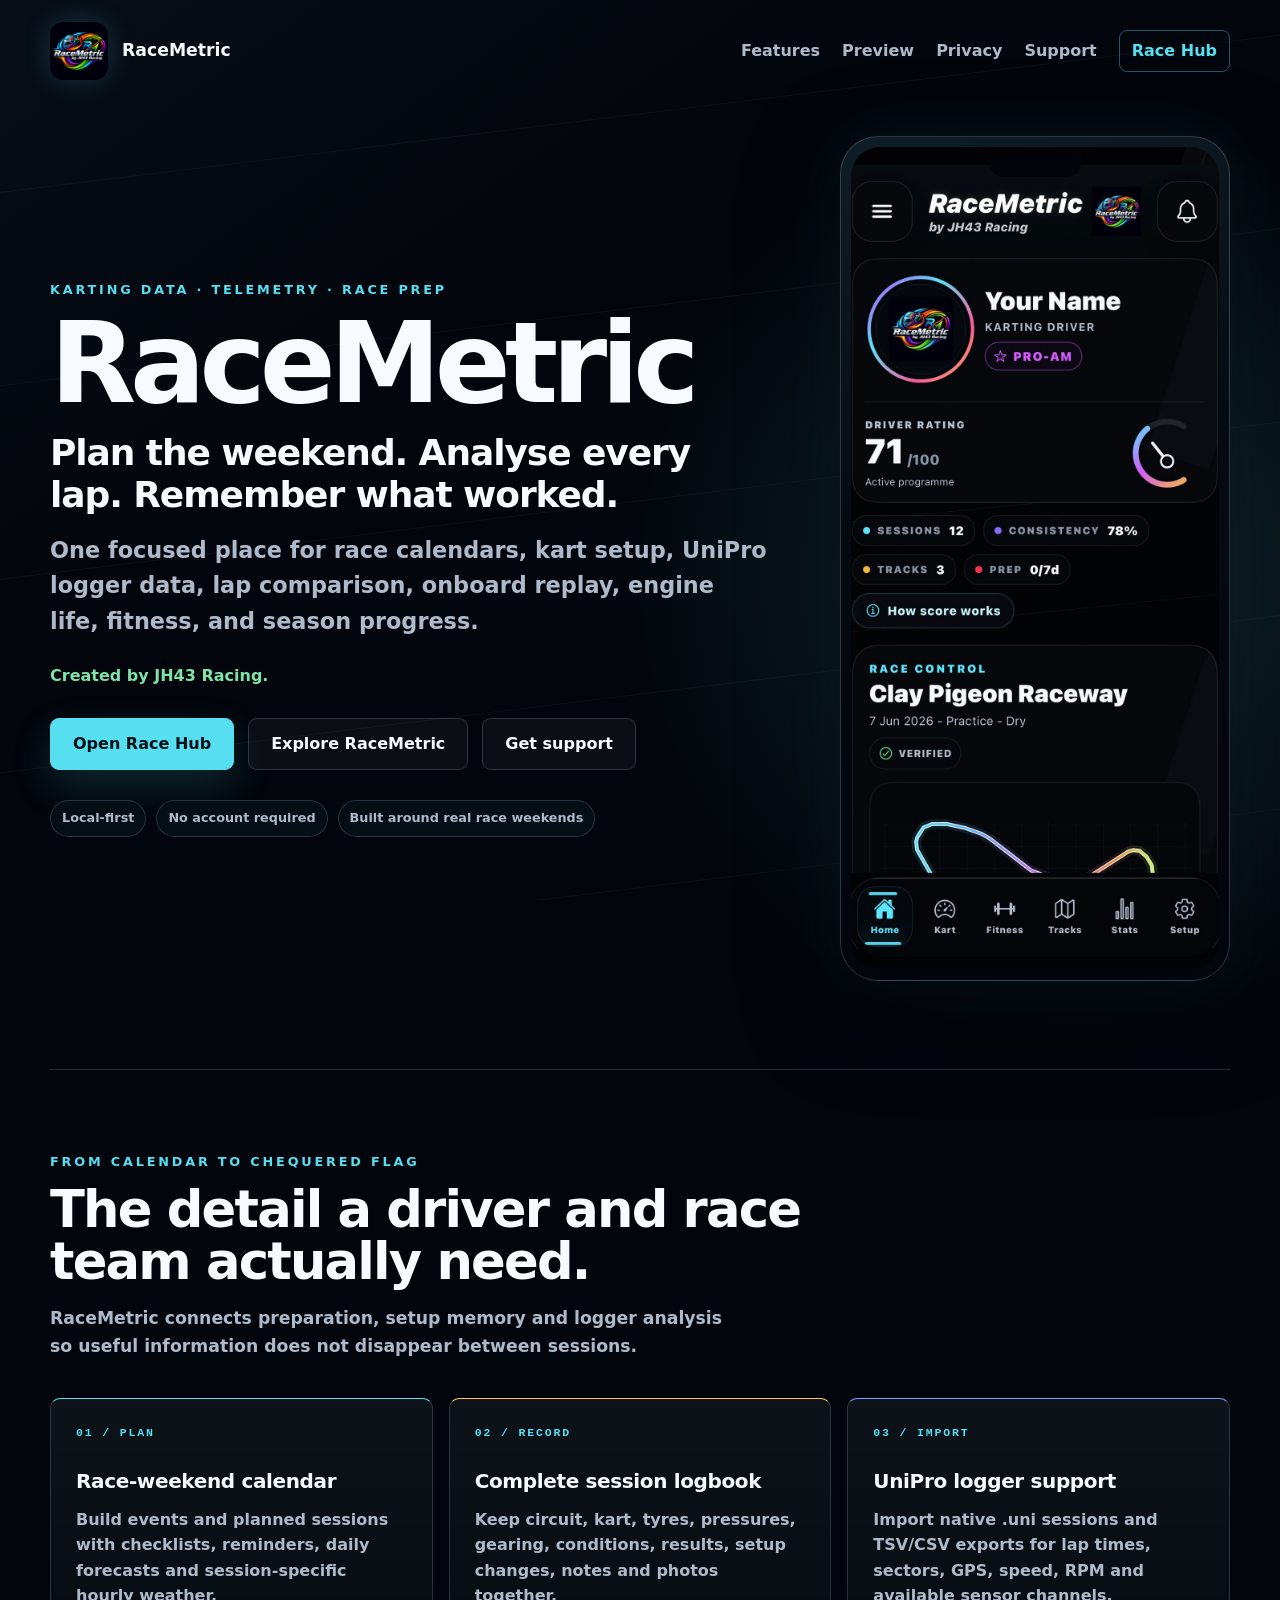
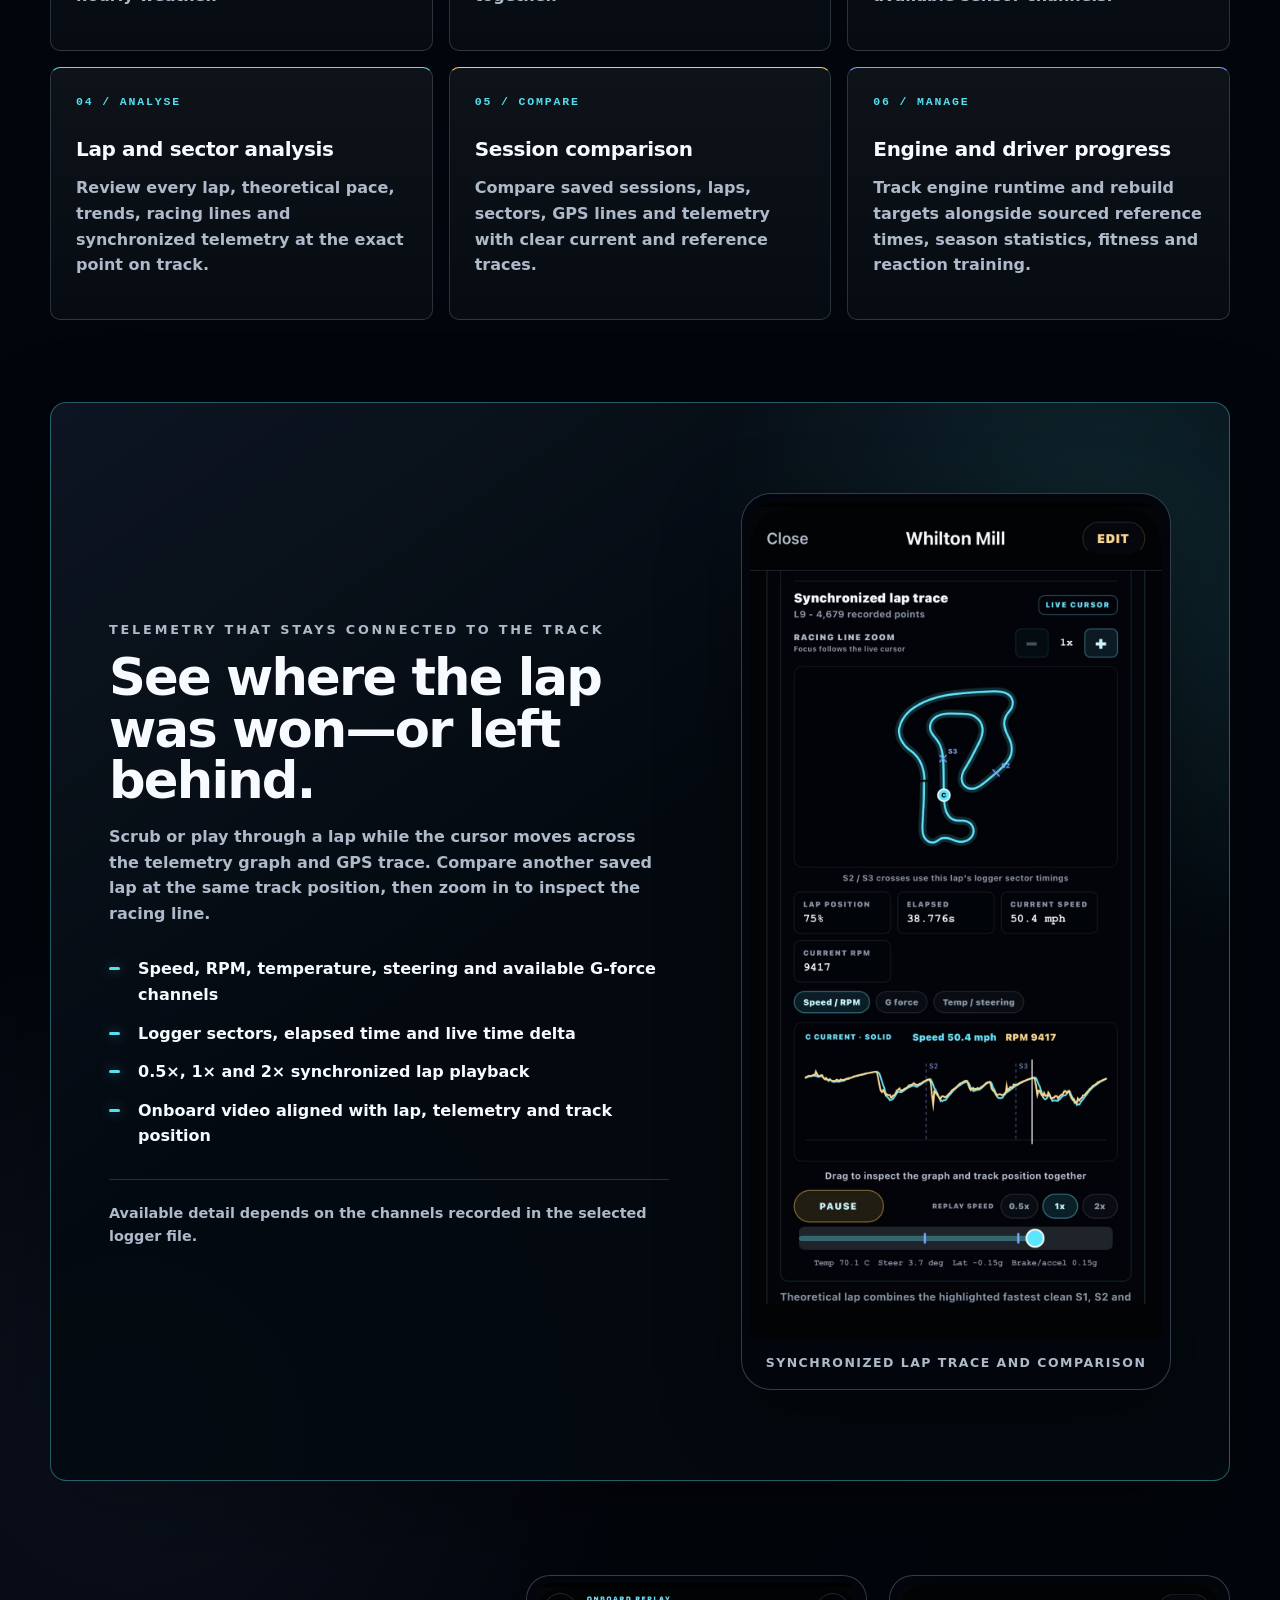
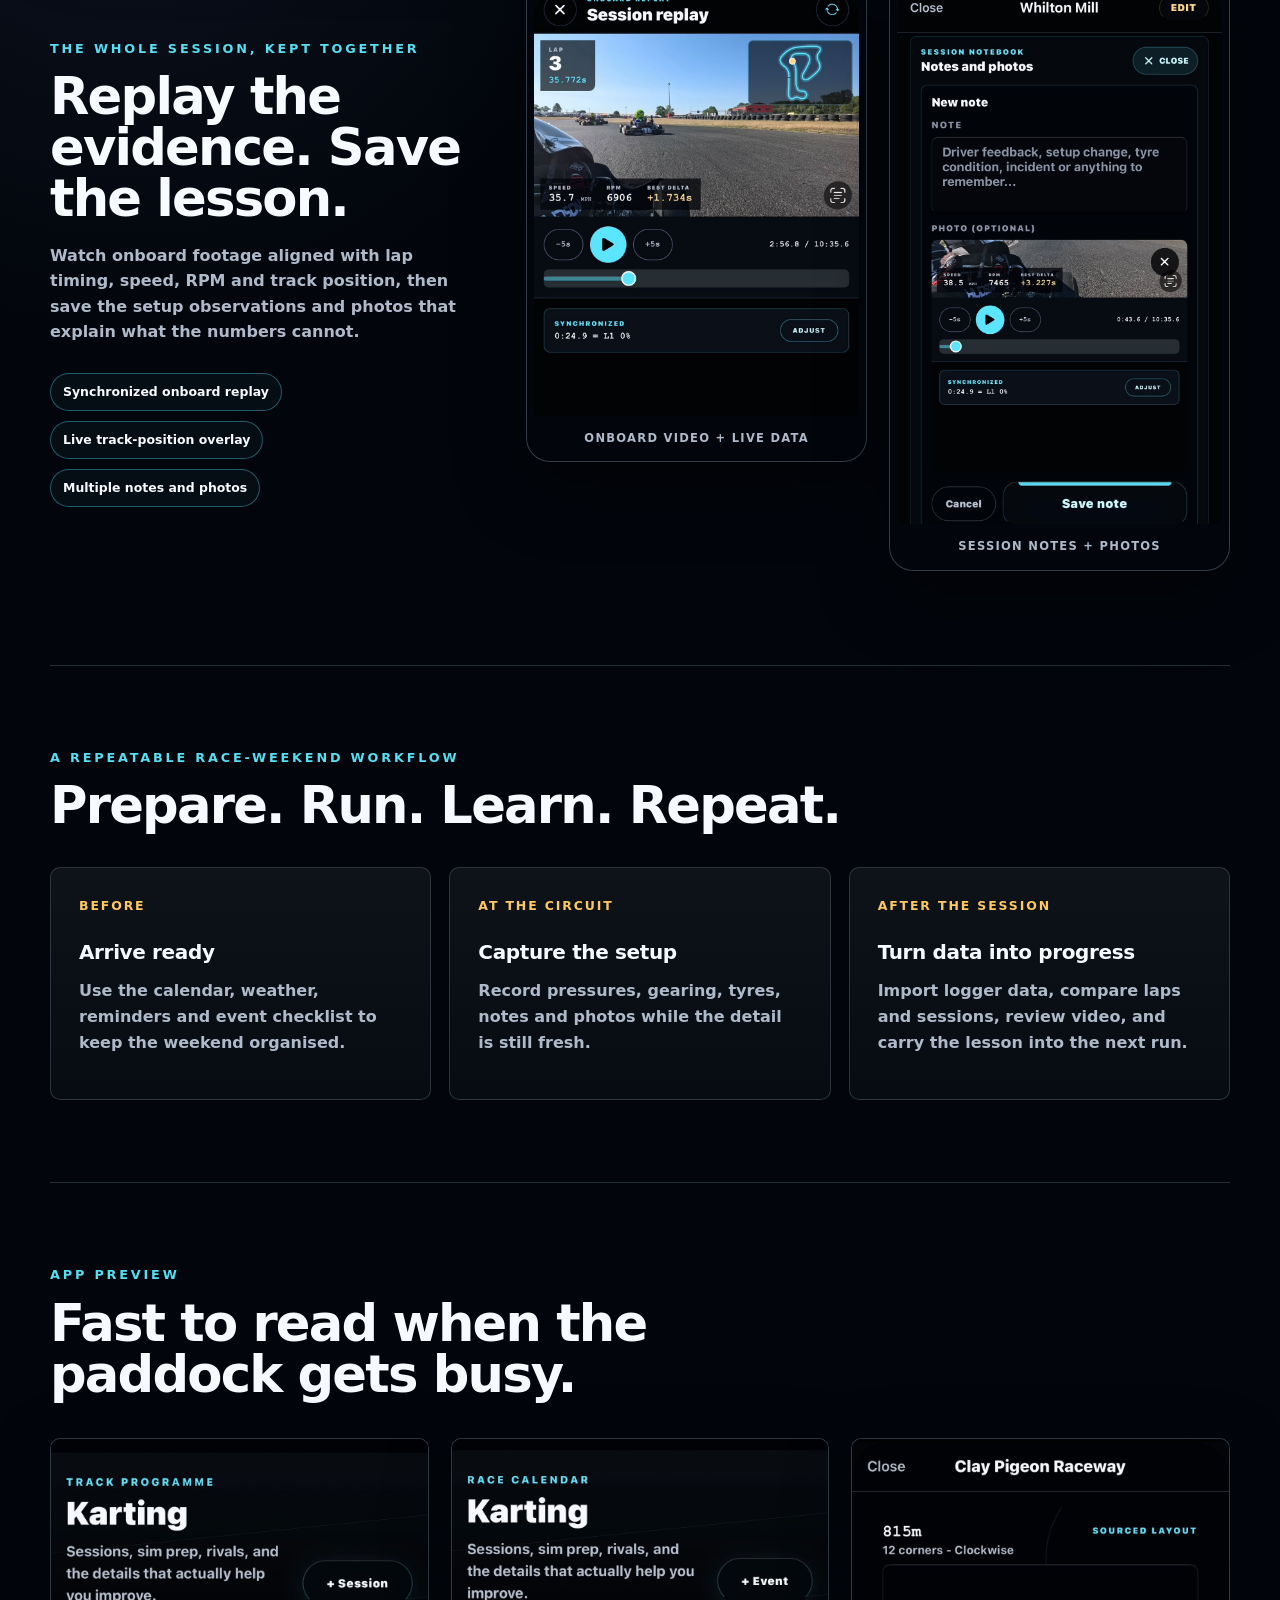
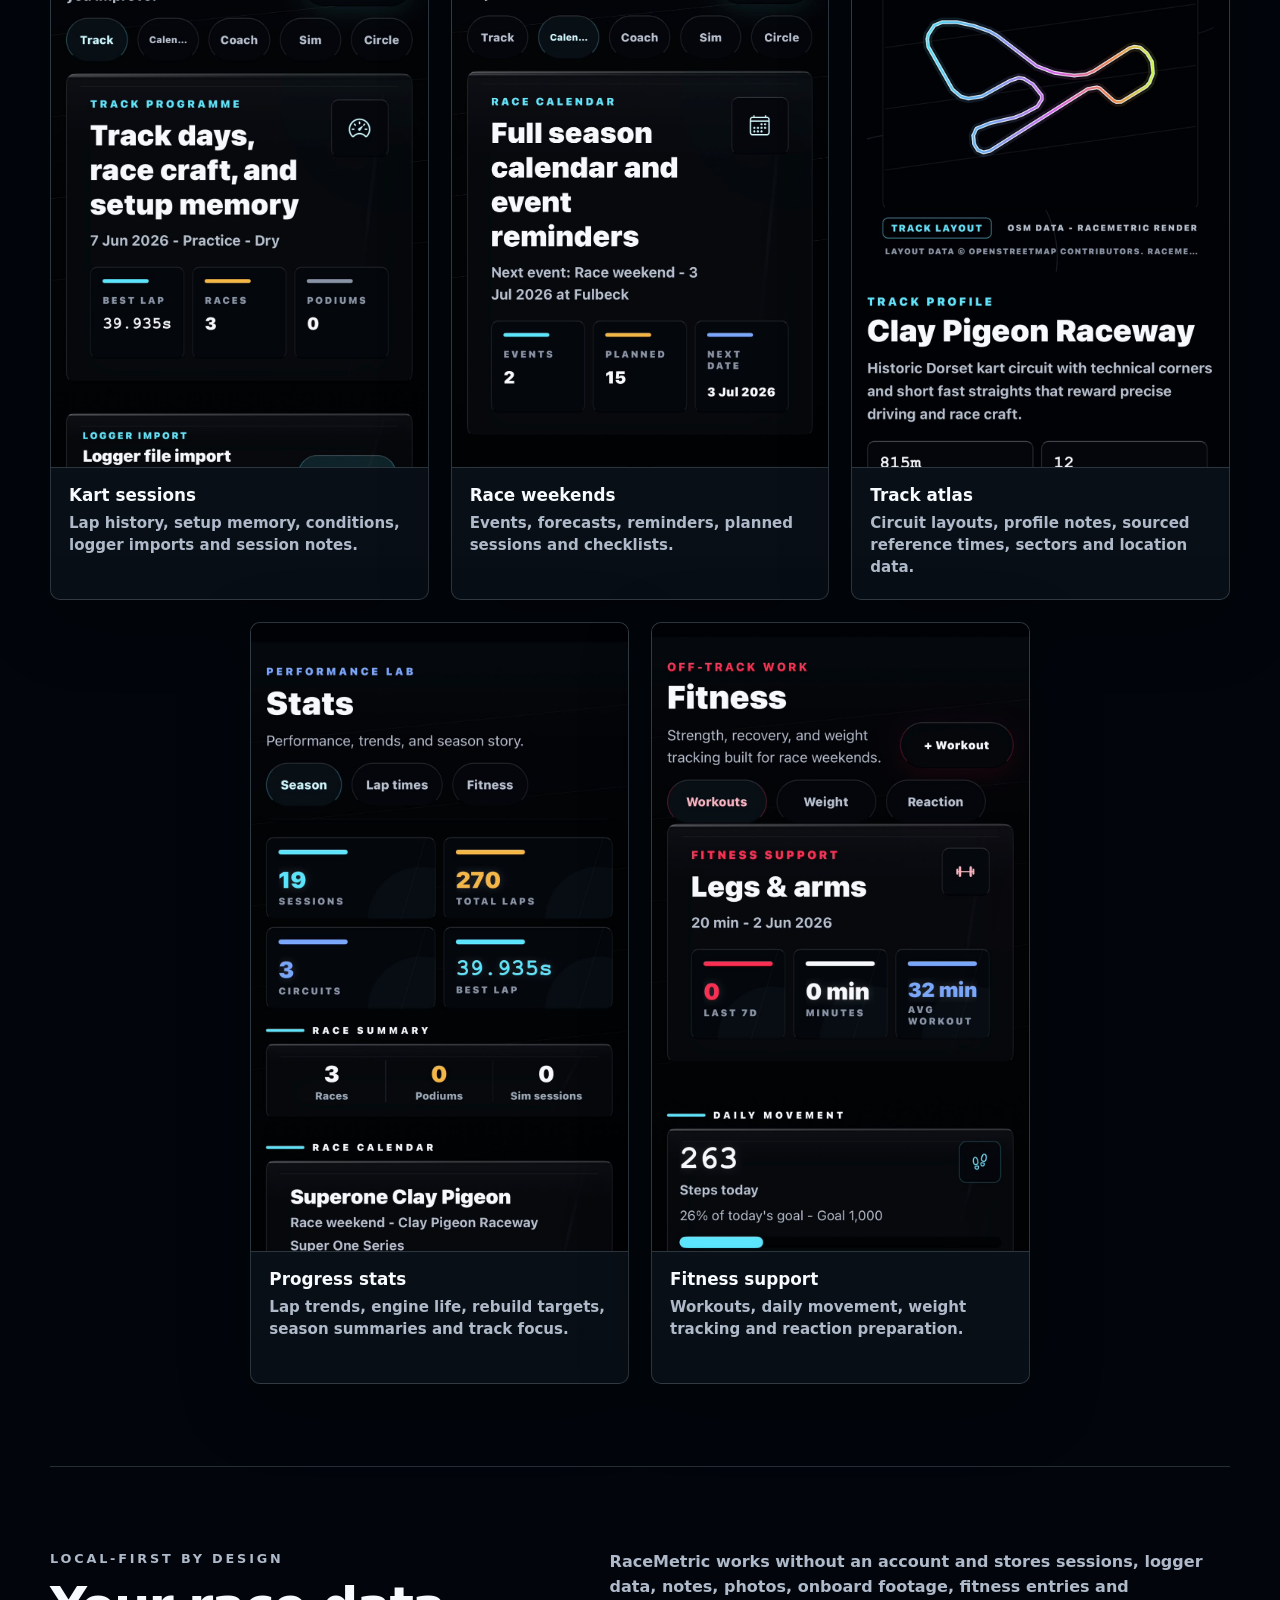
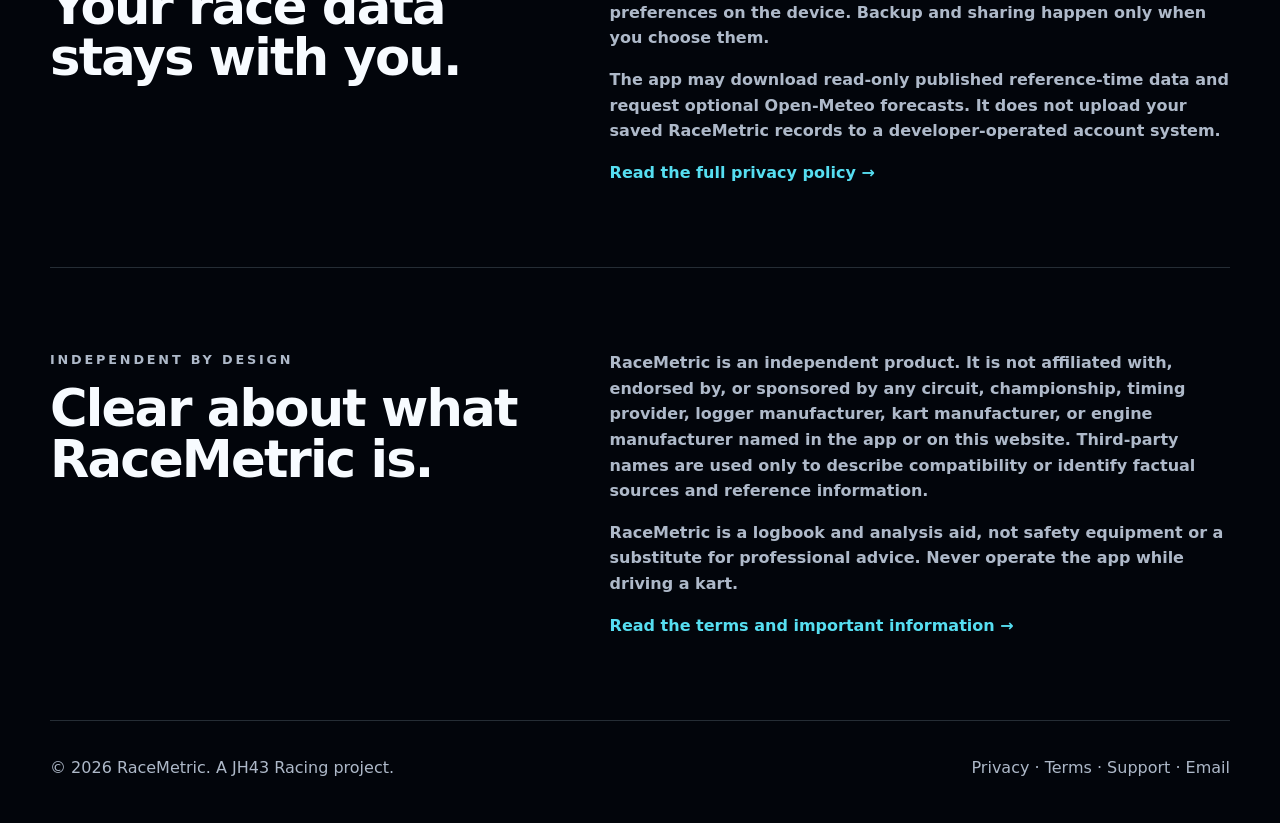
<file: index.html>
<!doctype html>
<html lang="en">
  <head>
    <meta charset="utf-8" />
    <meta name="viewport" content="width=device-width, initial-scale=1" />
    <meta name="theme-color" content="#02050b" />
    <meta
      name="description"
      content="RaceMetric is a local-first karting app for race-weekend planning, UniPro logger imports, lap and sector analysis, telemetry comparison, onboard video, setup notes, engine life, fitness, and driver progress."
    />
    <link rel="canonical" href="https://racemetric.co.uk/" />
    <meta property="og:type" content="website" />
    <meta property="og:site_name" content="RaceMetric" />
    <meta property="og:title" content="RaceMetric | Karting data, telemetry and race prep" />
    <meta
      property="og:description"
      content="Plan the weekend, analyse every lap, and remember the setup that worked."
    />
    <meta property="og:url" content="https://racemetric.co.uk/" />
    <meta property="og:image" content="https://racemetric.co.uk/assets/racemetric-icon.png" />
    <title>RaceMetric | Karting data, telemetry and race prep</title>
    <link rel="stylesheet" href="styles.css?v=20260914-1" />
    <link rel="icon" href="assets/racemetric-icon.png" />
    <script defer src="site-activity.js?v=20261001-1"></script>
  </head>
  <body>
    <a class="skip-link" href="#main-content">Skip to content</a>

    <header class="site-header">
      <a class="brand" href="index.html" aria-label="RaceMetric home">
        <img src="assets/racemetric-icon.png" alt="" />
        <span>RaceMetric</span>
      </a>
      <nav aria-label="Main navigation">
        <a href="#features">Features</a>
        <a href="#app-preview">Preview</a>
        <a href="privacy.html">Privacy</a>
        <a href="support.html">Support</a>
        <a class="nav-hub" href="https://racemetric-race-hub.racemetricapp.workers.dev/hub/">Race Hub</a>
      </nav>
    </header>

    <main id="main-content">
      <section class="hero">
        <div class="hero-copy">
          <p class="eyebrow">Karting data · telemetry · race prep</p>
          <h1>RaceMetric</h1>
          <p class="hero-statement">Plan the weekend. Analyse every lap. Remember what worked.</p>
          <p class="lead">
            One focused place for race calendars, kart setup, UniPro logger data,
            lap comparison, onboard replay, engine life, fitness, and season progress.
          </p>
          <p class="maker">Created by JH43 Racing.</p>
          <div class="actions">
            <a class="button primary" href="https://racemetric-race-hub.racemetricapp.workers.dev/hub/">Open Race Hub</a>
            <a class="button secondary" href="#features">Explore RaceMetric</a>
            <a class="button secondary" href="support.html">Get support</a>
          </div>
          <div class="hero-proof" aria-label="RaceMetric highlights">
            <span>Local-first</span>
            <span>No account required</span>
            <span>Built around real race weekends</span>
          </div>
        </div>
        <figure class="hero-phone" aria-label="RaceMetric app preview">
          <img
            src="assets/screenshots/home-dashboard.png"
            alt="RaceMetric home dashboard showing driver rating, preparation status, and latest session"
          />
        </figure>
      </section>

      <section class="content-band" id="features">
        <div class="section-heading">
          <p class="eyebrow">From calendar to chequered flag</p>
          <h2>The detail a driver and race team actually need.</h2>
          <p class="section-intro">
            RaceMetric connects preparation, setup memory and logger analysis so useful information
            does not disappear between sessions.
          </p>
        </div>
        <div class="feature-grid">
          <article>
            <p class="feature-number">01 / PLAN</p>
            <h3>Race-weekend calendar</h3>
            <p>Build events and planned sessions with checklists, reminders, daily forecasts and session-specific hourly weather.</p>
          </article>
          <article>
            <p class="feature-number">02 / RECORD</p>
            <h3>Complete session logbook</h3>
            <p>Keep circuit, kart, tyres, pressures, gearing, conditions, results, setup changes, notes and photos together.</p>
          </article>
          <article>
            <p class="feature-number">03 / IMPORT</p>
            <h3>UniPro logger support</h3>
            <p>Import native .uni sessions and TSV/CSV exports for lap times, sectors, GPS, speed, RPM and available sensor channels.</p>
          </article>
          <article>
            <p class="feature-number">04 / ANALYSE</p>
            <h3>Lap and sector analysis</h3>
            <p>Review every lap, theoretical pace, trends, racing lines and synchronized telemetry at the exact point on track.</p>
          </article>
          <article>
            <p class="feature-number">05 / COMPARE</p>
            <h3>Session comparison</h3>
            <p>Compare saved sessions, laps, sectors, GPS lines and telemetry with clear current and reference traces.</p>
          </article>
          <article>
            <p class="feature-number">06 / MANAGE</p>
            <h3>Engine and driver progress</h3>
            <p>Track engine runtime and rebuild targets alongside sourced reference times, season statistics, fitness and reaction training.</p>
          </article>
        </div>
      </section>

      <section class="analysis-band" aria-labelledby="analysis-title">
        <div class="analysis-copy">
          <p class="eyebrow">Telemetry that stays connected to the track</p>
          <h2 id="analysis-title">See where the lap was won—or left behind.</h2>
          <p>
            Scrub or play through a lap while the cursor moves across the telemetry graph and GPS trace.
            Compare another saved lap at the same track position, then zoom in to inspect the racing line.
          </p>
          <ul class="check-list">
            <li>Speed, RPM, temperature, steering and available G-force channels</li>
            <li>Logger sectors, elapsed time and live time delta</li>
            <li>0.5×, 1× and 2× synchronized lap playback</li>
            <li>Onboard video aligned with lap, telemetry and track position</li>
          </ul>
          <p class="availability-note">Available detail depends on the channels recorded in the selected logger file.</p>
        </div>
        <figure class="analysis-screen">
          <img
            src="assets/screenshots/session-telemetry.png"
            alt="RaceMetric synchronized lap comparison showing GPS racing lines, live track cursors, speed, RPM and time delta"
            loading="lazy"
          />
          <figcaption>Synchronized lap trace and comparison</figcaption>
        </figure>
      </section>

      <section class="review-band" aria-labelledby="review-title">
        <div class="review-copy">
          <p class="eyebrow">The whole session, kept together</p>
          <h2 id="review-title">Replay the evidence. Save the lesson.</h2>
          <p>
            Watch onboard footage aligned with lap timing, speed, RPM and track position,
            then save the setup observations and photos that explain what the numbers cannot.
          </p>
          <div class="review-points" aria-label="Session review highlights">
            <span>Synchronized onboard replay</span>
            <span>Live track-position overlay</span>
            <span>Multiple notes and photos</span>
          </div>
        </div>
        <div class="review-screens" aria-label="RaceMetric session review previews">
          <figure class="review-screen review-screen-replay">
            <img
              src="assets/screenshots/onboard-session-replay.png"
              alt="RaceMetric onboard session replay showing video, lap time, track position, speed, RPM and best-lap delta"
              loading="lazy"
            />
            <figcaption>Onboard video + live data</figcaption>
          </figure>
          <figure class="review-screen review-screen-offset">
            <img
              src="assets/screenshots/session-notebook.png"
              alt="RaceMetric session notebook for adding driver feedback, setup notes and an optional photo"
              loading="lazy"
            />
            <figcaption>Session notes + photos</figcaption>
          </figure>
        </div>
      </section>

      <section class="workflow-band" aria-labelledby="workflow-title">
        <div class="section-heading">
          <p class="eyebrow">A repeatable race-weekend workflow</p>
          <h2 id="workflow-title">Prepare. Run. Learn. Repeat.</h2>
        </div>
        <div class="workflow-grid">
          <article>
            <span>Before</span>
            <h3>Arrive ready</h3>
            <p>Use the calendar, weather, reminders and event checklist to keep the weekend organised.</p>
          </article>
          <article>
            <span>At the circuit</span>
            <h3>Capture the setup</h3>
            <p>Record pressures, gearing, tyres, notes and photos while the detail is still fresh.</p>
          </article>
          <article>
            <span>After the session</span>
            <h3>Turn data into progress</h3>
            <p>Import logger data, compare laps and sessions, review video, and carry the lesson into the next run.</p>
          </article>
        </div>
      </section>

      <section class="screens-band" id="app-preview" aria-labelledby="screens-title">
        <div class="section-heading">
          <p class="eyebrow">App preview</p>
          <h2 id="screens-title">Fast to read when the paddock gets busy.</h2>
        </div>
        <div class="screen-gallery">
          <figure class="screen-card">
            <img
              src="assets/screenshots/karting-track-programme.png"
              alt="Karting session dashboard with best lap, race count, podiums, and logger import"
              loading="lazy"
            />
            <figcaption>
              <b>Kart sessions</b>
              <span>Lap history, setup memory, conditions, logger imports and session notes.</span>
            </figcaption>
          </figure>
          <figure class="screen-card">
            <img
              src="assets/screenshots/race-calendar.png"
              alt="Race calendar dashboard with event reminders, weather and planned sessions"
              loading="lazy"
            />
            <figcaption>
              <b>Race weekends</b>
              <span>Events, forecasts, reminders, planned sessions and checklists.</span>
            </figcaption>
          </figure>
          <figure class="screen-card">
            <img
              src="assets/screenshots/track-profile-clay-pigeon.png"
              alt="Circuit profile with sourced track layout and track notes"
              loading="lazy"
            />
            <figcaption>
              <b>Track atlas</b>
              <span>Circuit layouts, profile notes, sourced reference times, sectors and location data.</span>
            </figcaption>
          </figure>
          <figure class="screen-card">
            <img
              src="assets/screenshots/stats-lap-times.png"
              alt="Lap time statistics screen with trend chart and recent sessions"
              loading="lazy"
            />
            <figcaption>
              <b>Progress stats</b>
              <span>Lap trends, engine life, rebuild targets, season summaries and track focus.</span>
            </figcaption>
          </figure>
          <figure class="screen-card">
            <img
              src="assets/screenshots/fitness-workouts.png"
              alt="Fitness dashboard with workout summary, daily movement, and training log"
              loading="lazy"
            />
            <figcaption>
              <b>Fitness support</b>
              <span>Workouts, daily movement, weight tracking and reaction preparation.</span>
            </figcaption>
          </figure>
        </div>
      </section>

      <section class="plain-section local-first">
        <div>
          <p class="eyebrow">Local-first by design</p>
          <h2>Your race data stays with you.</h2>
        </div>
        <div>
          <p>
            RaceMetric works without an account and stores sessions, logger data, notes, photos,
            onboard footage, fitness entries and preferences on the device. Backup and sharing happen only when you choose them.
          </p>
          <p>
            The app may download read-only published reference-time data and request optional Open-Meteo forecasts.
            It does not upload your saved RaceMetric records to a developer-operated account system.
          </p>
          <a class="text-link" href="privacy.html">Read the full privacy policy →</a>
        </div>
      </section>

      <section class="plain-section independence-notice" aria-labelledby="independence-title">
        <div>
          <p class="eyebrow">Independent by design</p>
          <h2 id="independence-title">Clear about what RaceMetric is.</h2>
        </div>
        <div>
          <p>
            RaceMetric is an independent product. It is not affiliated with, endorsed by, or sponsored by any
            circuit, championship, timing provider, logger manufacturer, kart manufacturer, or engine manufacturer
            named in the app or on this website. Third-party names are used only to describe compatibility or
            identify factual sources and reference information.
          </p>
          <p>
            RaceMetric is a logbook and analysis aid, not safety equipment or a substitute for professional advice.
            Never operate the app while driving a kart.
          </p>
          <a class="text-link" href="terms.html">Read the terms and important information →</a>
        </div>
      </section>
    </main>

    <footer class="site-footer">
      <span>&copy; 2026 RaceMetric. A JH43 Racing project.</span>
      <span><a href="privacy.html">Privacy</a> · <a href="terms.html">Terms</a> · <a href="support.html">Support</a> · <a href="mailto:racemetricapp@gmail.com">Email</a></span>
    </footer>
  </body>
</html>
</file>
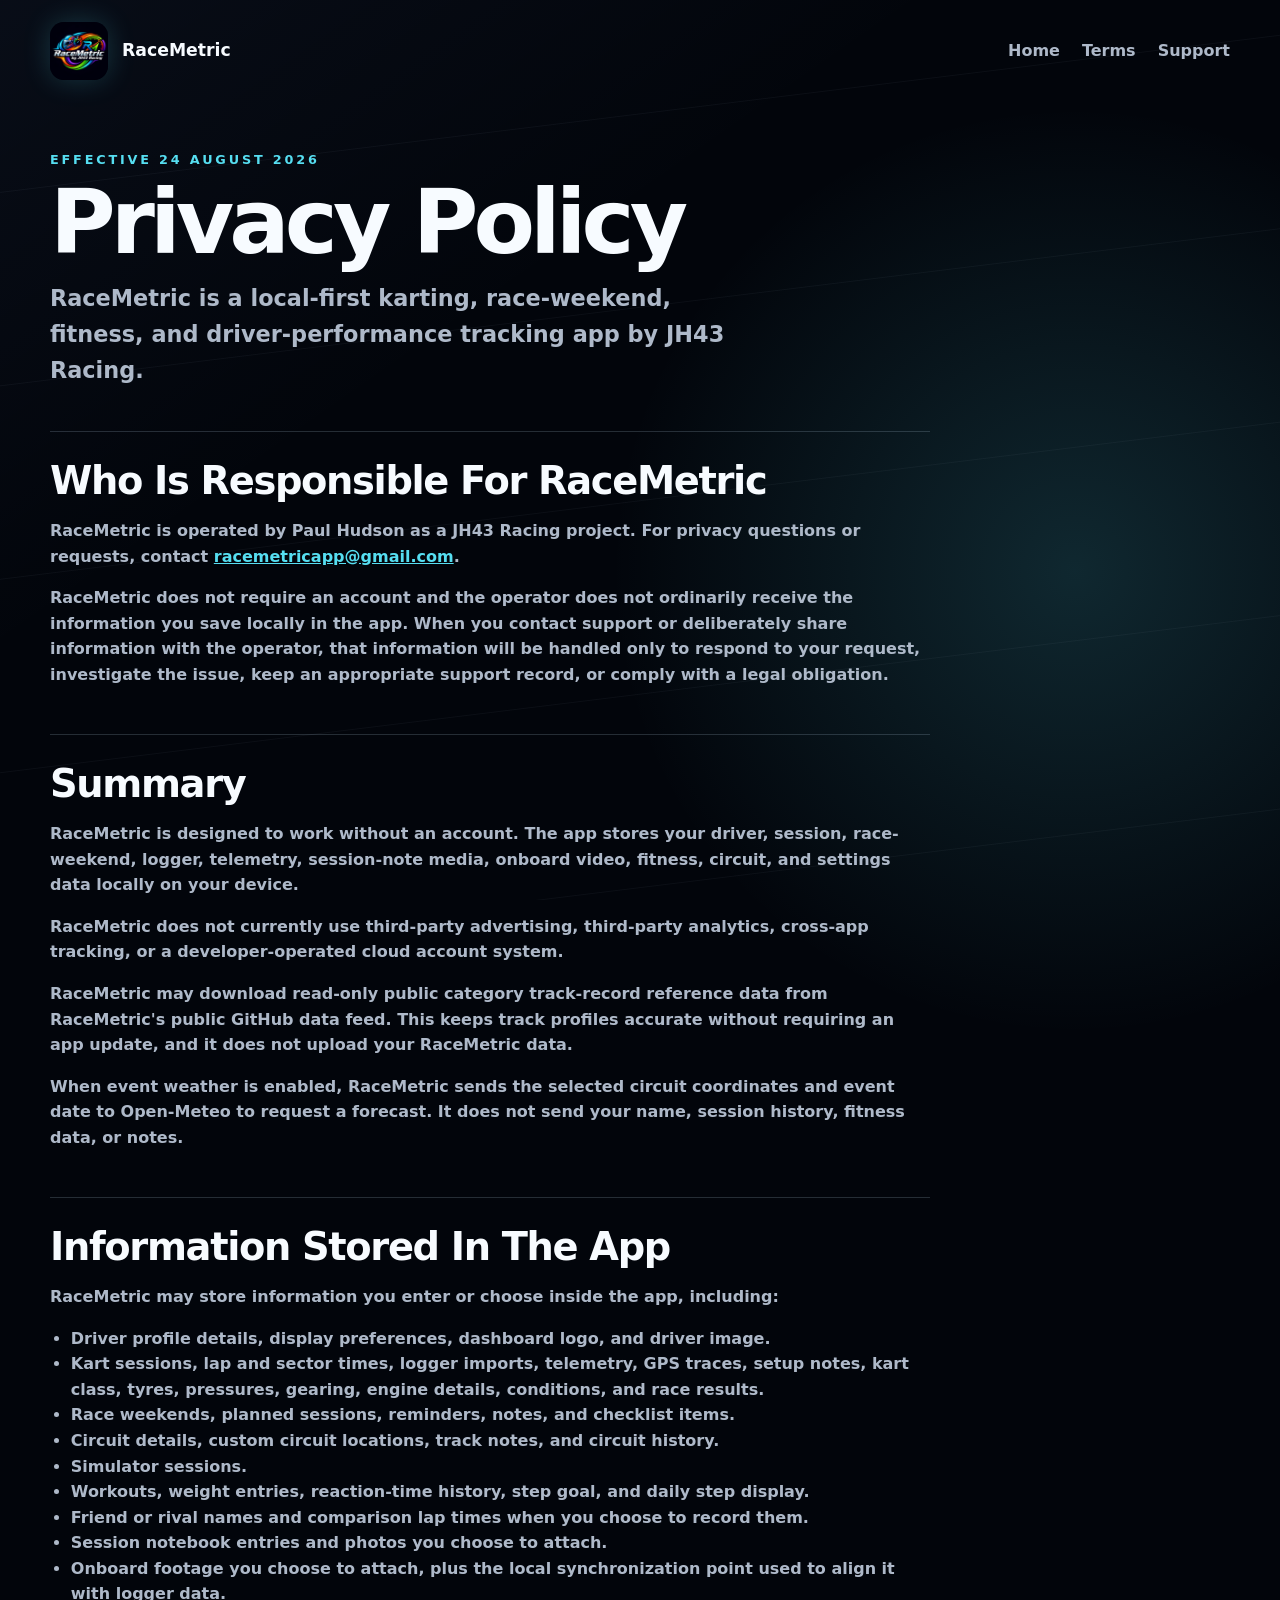
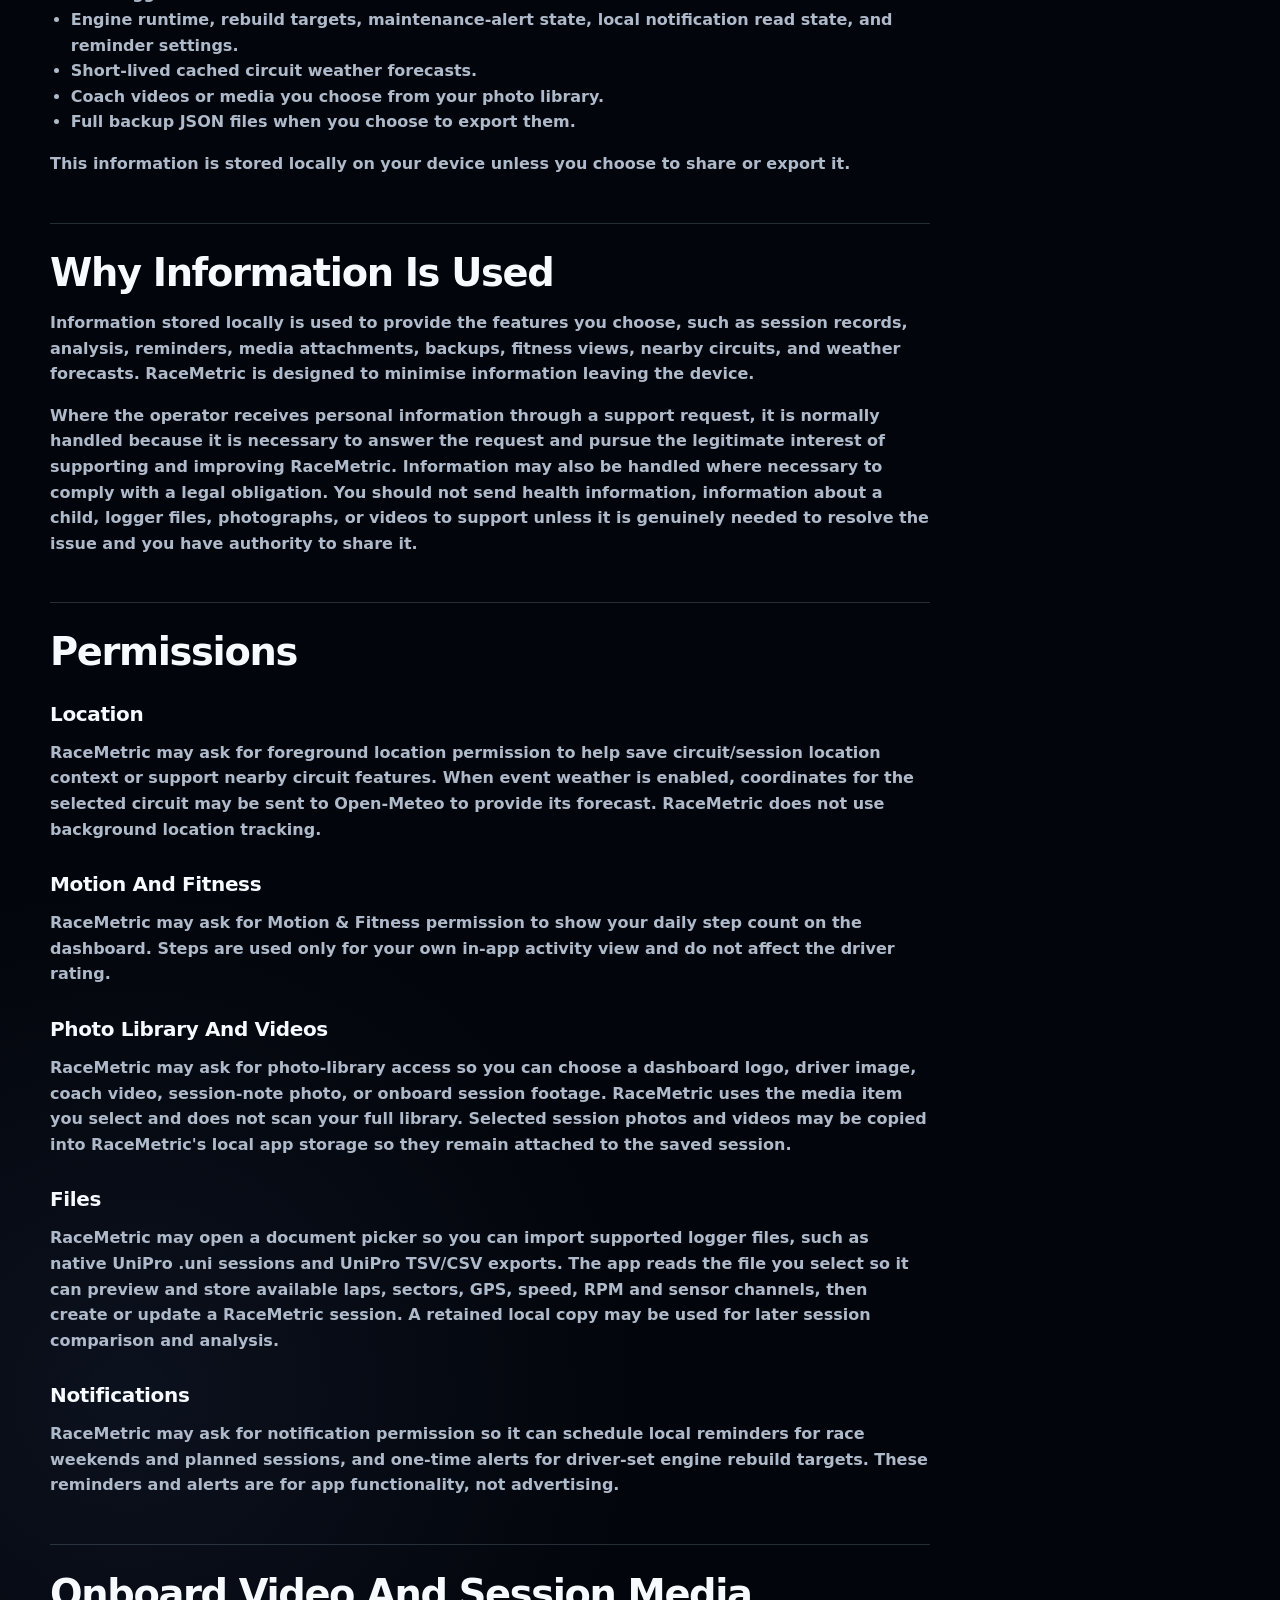
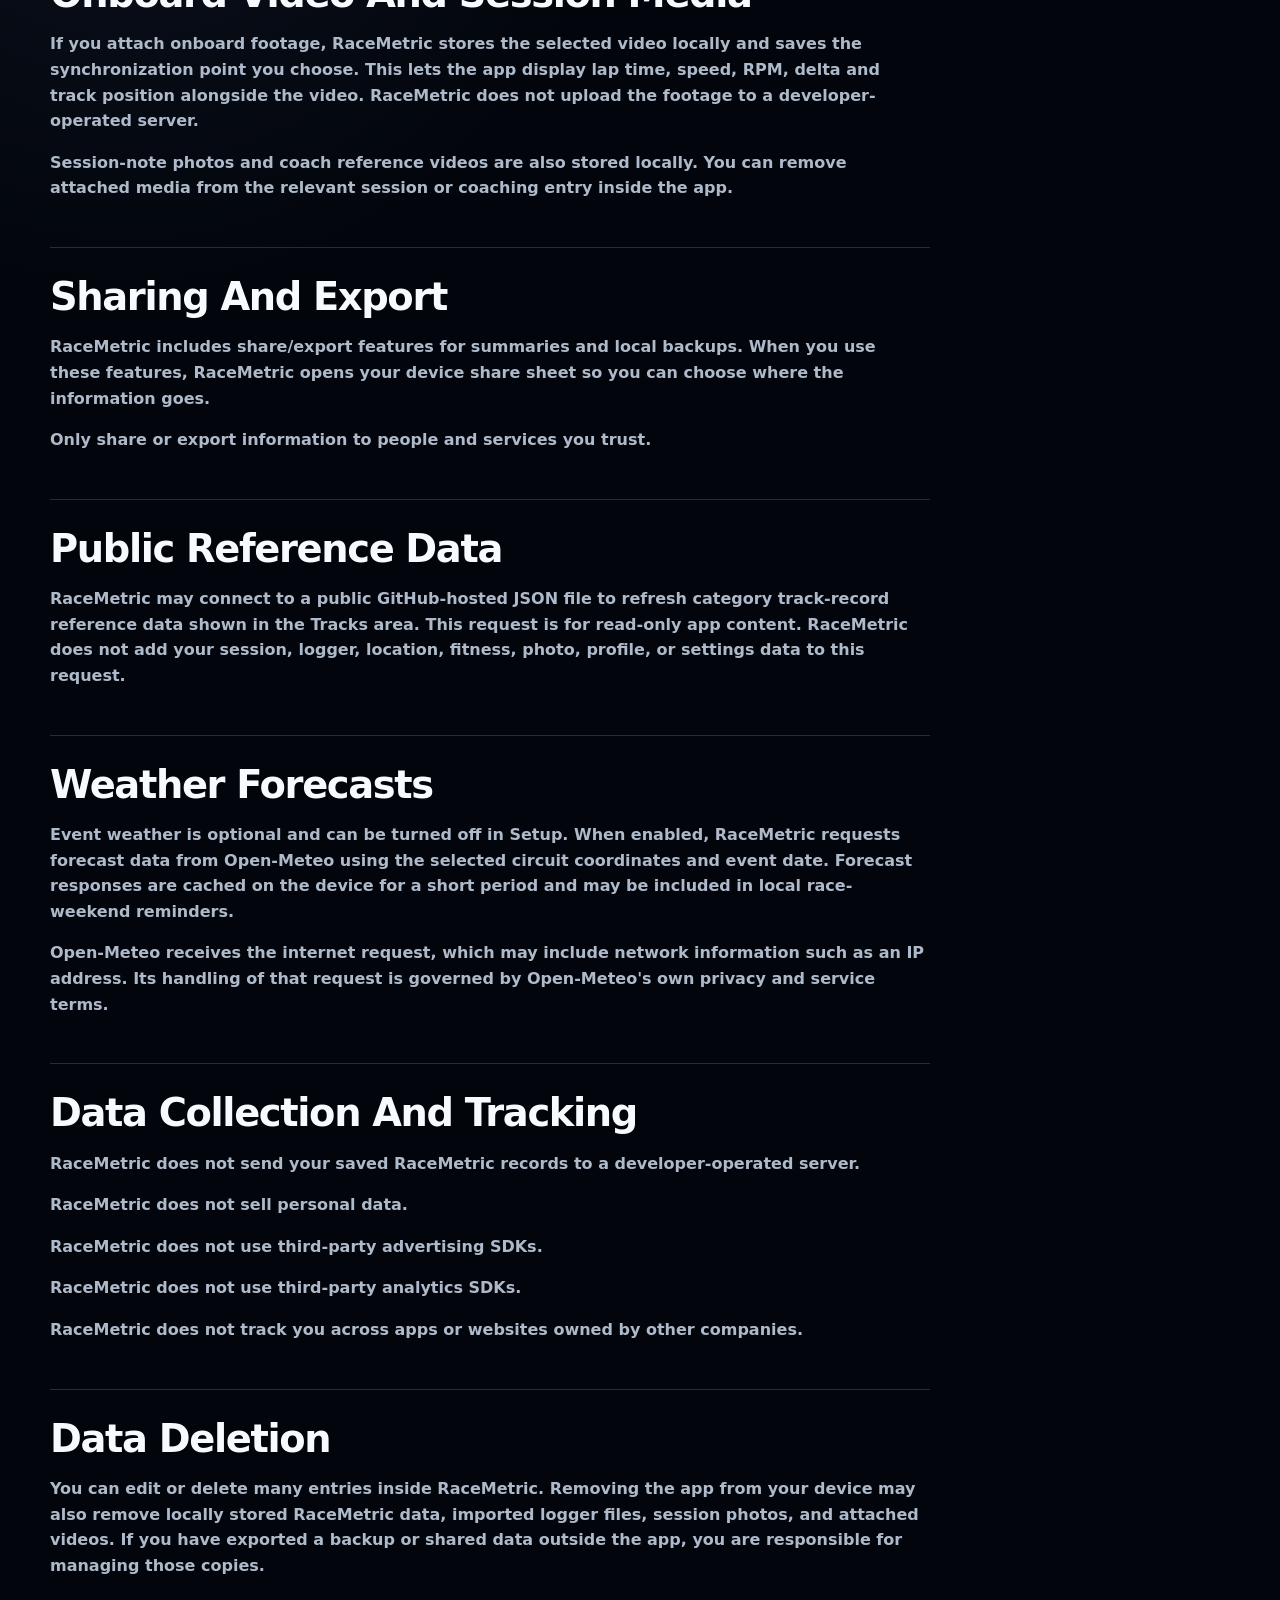
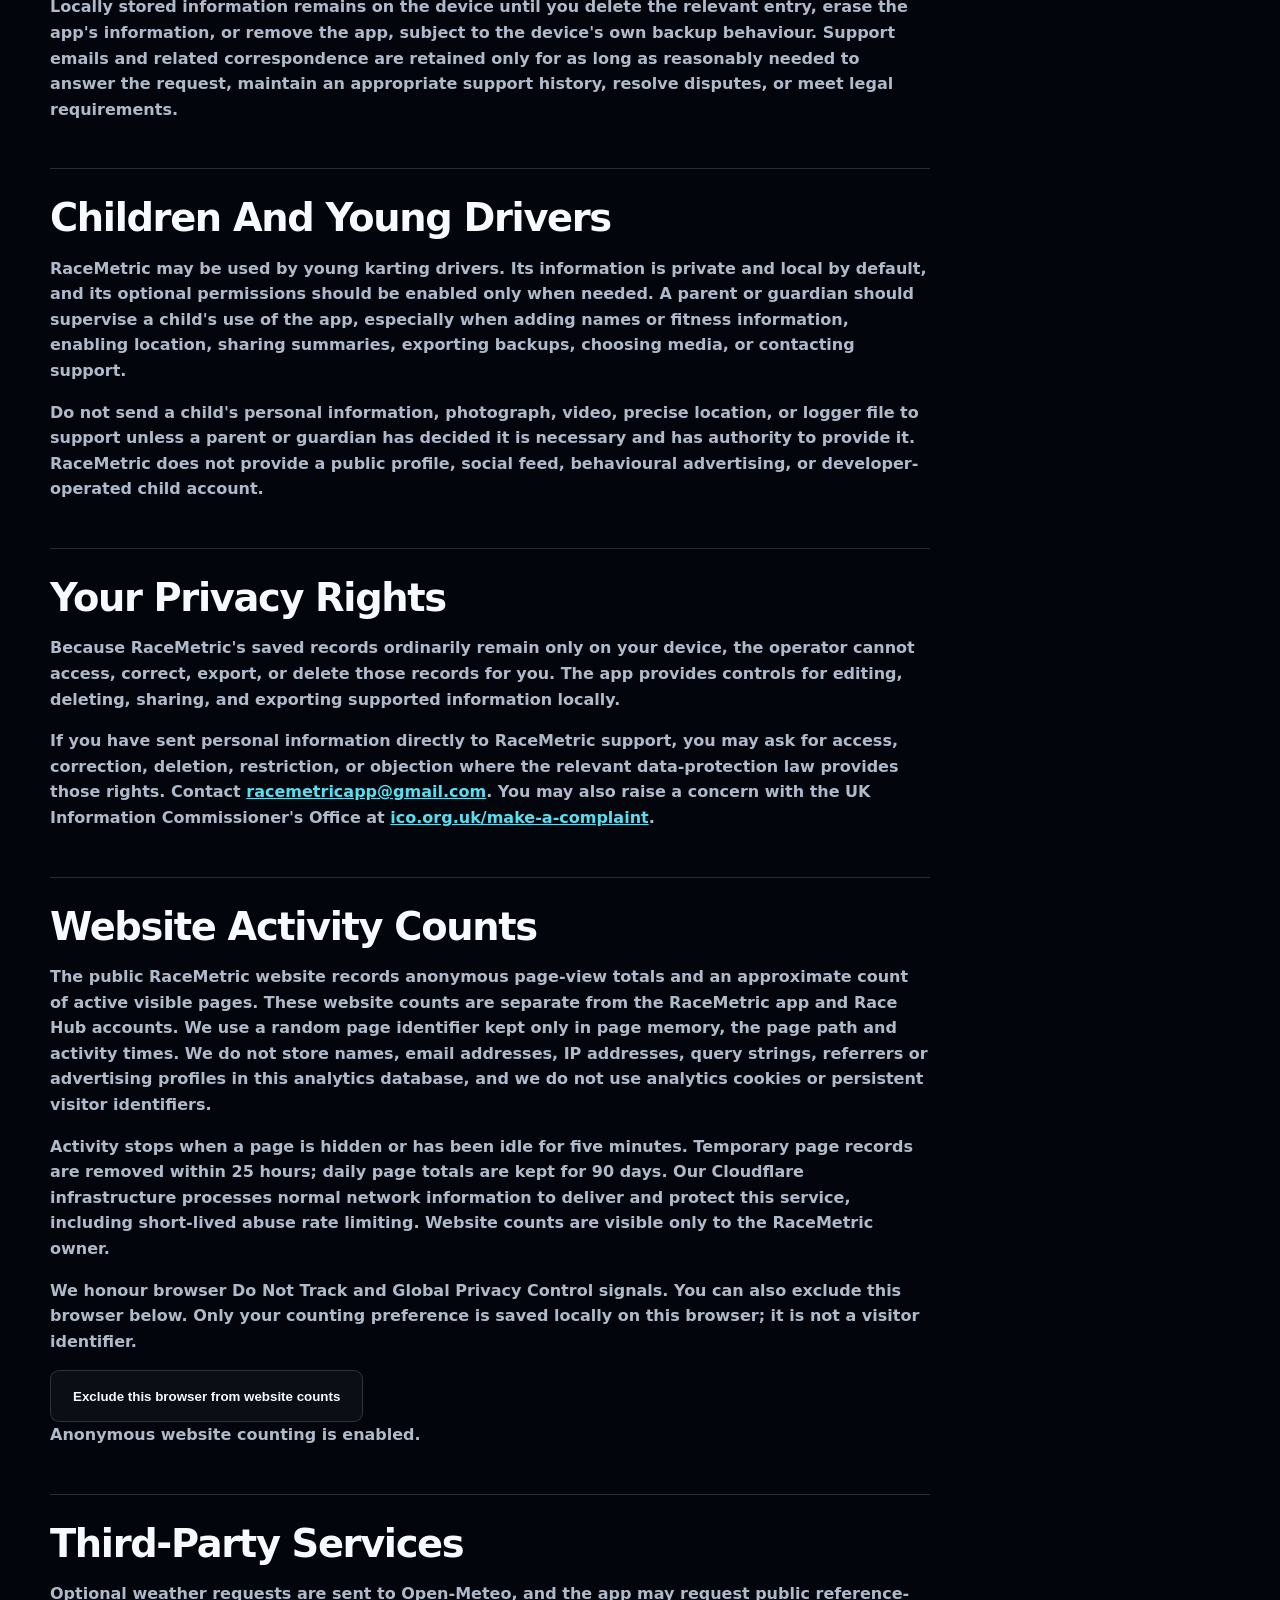
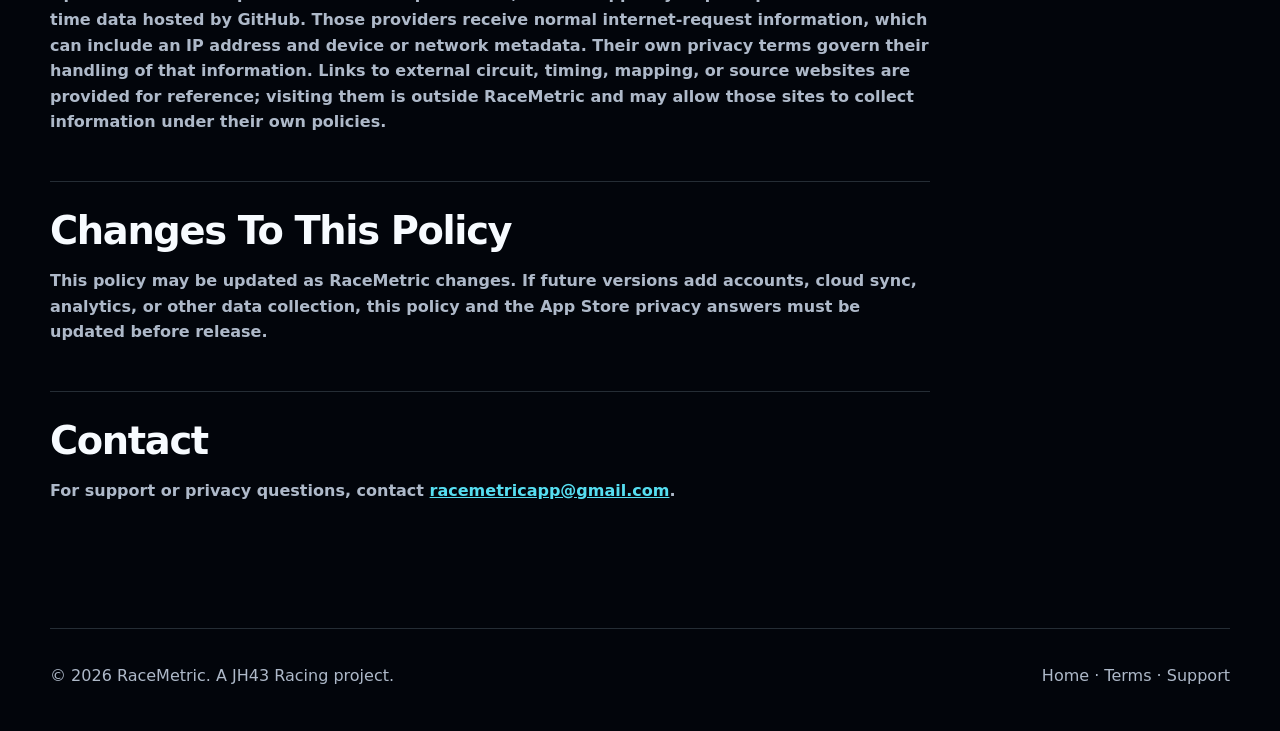
<file: privacy.html>
<!doctype html>
<html lang="en">
  <head>
    <meta charset="utf-8" />
    <meta name="viewport" content="width=device-width, initial-scale=1" />
    <meta name="theme-color" content="#02050b" />
    <meta name="description" content="RaceMetric privacy policy." />
    <link rel="canonical" href="https://racemetric.co.uk/privacy.html" />
    <title>Privacy Policy | RaceMetric</title>
    <link rel="stylesheet" href="styles.css" />
    <link rel="icon" href="assets/racemetric-icon.png" />
    <script defer src="site-activity.js?v=20261001-1"></script>
  </head>
  <body>
    <header class="site-header">
      <a class="brand" href="index.html" aria-label="RaceMetric home">
        <img src="assets/racemetric-icon.png" alt="" />
        <span>RaceMetric</span>
      </a>
      <nav aria-label="Main navigation">
        <a href="index.html">Home</a>
        <a href="terms.html">Terms</a>
        <a href="support.html">Support</a>
      </nav>
    </header>

    <main class="policy-page">
      <section class="page-title">
        <p class="eyebrow">Effective 24 August 2026</p>
        <h1>Privacy Policy</h1>
        <p class="lead">RaceMetric is a local-first karting, race-weekend, fitness, and driver-performance tracking app by JH43 Racing.</p>
      </section>

      <section class="text-section">
        <h2>Who Is Responsible For RaceMetric</h2>
        <p>
          RaceMetric is operated by Paul Hudson as a JH43 Racing project. For privacy questions or requests,
          contact <a href="mailto:racemetricapp@gmail.com">racemetricapp@gmail.com</a>.
        </p>
        <p>
          RaceMetric does not require an account and the operator does not ordinarily receive the information you
          save locally in the app. When you contact support or deliberately share information with the operator,
          that information will be handled only to respond to your request, investigate the issue, keep an
          appropriate support record, or comply with a legal obligation.
        </p>
      </section>

      <section class="text-section">
        <h2>Summary</h2>
        <p>
          RaceMetric is designed to work without an account. The app stores your driver, session, race-weekend,
          logger, telemetry, session-note media, onboard video, fitness, circuit, and settings data locally on your device.
        </p>
        <p>
          RaceMetric does not currently use third-party advertising, third-party analytics, cross-app tracking,
          or a developer-operated cloud account system.
        </p>
        <p>
          RaceMetric may download read-only public category track-record reference data from RaceMetric's public
          GitHub data feed. This keeps track profiles accurate without requiring an app update, and it does not
          upload your RaceMetric data.
        </p>
        <p>
          When event weather is enabled, RaceMetric sends the selected circuit coordinates and event date to
          Open-Meteo to request a forecast. It does not send your name, session history, fitness data, or notes.
        </p>
      </section>

      <section class="text-section">
        <h2>Information Stored In The App</h2>
        <p>RaceMetric may store information you enter or choose inside the app, including:</p>
        <ul>
          <li>Driver profile details, display preferences, dashboard logo, and driver image.</li>
          <li>Kart sessions, lap and sector times, logger imports, telemetry, GPS traces, setup notes, kart class, tyres, pressures, gearing, engine details, conditions, and race results.</li>
          <li>Race weekends, planned sessions, reminders, notes, and checklist items.</li>
          <li>Circuit details, custom circuit locations, track notes, and circuit history.</li>
          <li>Simulator sessions.</li>
          <li>Workouts, weight entries, reaction-time history, step goal, and daily step display.</li>
          <li>Friend or rival names and comparison lap times when you choose to record them.</li>
          <li>Session notebook entries and photos you choose to attach.</li>
          <li>Onboard footage you choose to attach, plus the local synchronization point used to align it with logger data.</li>
          <li>Engine runtime, rebuild targets, maintenance-alert state, local notification read state, and reminder settings.</li>
          <li>Short-lived cached circuit weather forecasts.</li>
          <li>Coach videos or media you choose from your photo library.</li>
          <li>Full backup JSON files when you choose to export them.</li>
        </ul>
        <p>This information is stored locally on your device unless you choose to share or export it.</p>
      </section>

      <section class="text-section">
        <h2>Why Information Is Used</h2>
        <p>
          Information stored locally is used to provide the features you choose, such as session records, analysis,
          reminders, media attachments, backups, fitness views, nearby circuits, and weather forecasts. RaceMetric
          is designed to minimise information leaving the device.
        </p>
        <p>
          Where the operator receives personal information through a support request, it is normally handled because
          it is necessary to answer the request and pursue the legitimate interest of supporting and improving
          RaceMetric. Information may also be handled where necessary to comply with a legal obligation. You should
          not send health information, information about a child, logger files, photographs, or videos to support
          unless it is genuinely needed to resolve the issue and you have authority to share it.
        </p>
      </section>

      <section class="text-section">
        <h2>Permissions</h2>
        <h3>Location</h3>
        <p>
          RaceMetric may ask for foreground location permission to help save circuit/session location context or
          support nearby circuit features. When event weather is enabled, coordinates for the selected circuit may
          be sent to Open-Meteo to provide its forecast. RaceMetric does not use background location tracking.
        </p>
        <h3>Motion And Fitness</h3>
        <p>
          RaceMetric may ask for Motion & Fitness permission to show your daily step count on the dashboard. Steps
          are used only for your own in-app activity view and do not affect the driver rating.
        </p>
        <h3>Photo Library And Videos</h3>
        <p>
          RaceMetric may ask for photo-library access so you can choose a dashboard logo, driver image, coach video,
          session-note photo, or onboard session footage. RaceMetric uses the media item you select and does not scan
          your full library. Selected session photos and videos may be copied into RaceMetric's local app storage so
          they remain attached to the saved session.
        </p>
        <h3>Files</h3>
        <p>
          RaceMetric may open a document picker so you can import supported logger files, such as native UniPro .uni sessions and UniPro TSV/CSV exports.
          The app reads the file you select so it can preview and store available laps, sectors, GPS, speed, RPM and
          sensor channels, then create or update a RaceMetric session. A retained local copy may be used for later
          session comparison and analysis.
        </p>
        <h3>Notifications</h3>
        <p>
          RaceMetric may ask for notification permission so it can schedule local reminders for race weekends and
          planned sessions, and one-time alerts for driver-set engine rebuild targets. These reminders and alerts are
          for app functionality, not advertising.
        </p>
      </section>

      <section class="text-section">
        <h2>Onboard Video And Session Media</h2>
        <p>
          If you attach onboard footage, RaceMetric stores the selected video locally and saves the synchronization
          point you choose. This lets the app display lap time, speed, RPM, delta and track position alongside the video.
          RaceMetric does not upload the footage to a developer-operated server.
        </p>
        <p>
          Session-note photos and coach reference videos are also stored locally. You can remove attached media from
          the relevant session or coaching entry inside the app.
        </p>
      </section>

      <section class="text-section">
        <h2>Sharing And Export</h2>
        <p>
          RaceMetric includes share/export features for summaries and local backups. When you use these features,
          RaceMetric opens your device share sheet so you can choose where the information goes.
        </p>
        <p>Only share or export information to people and services you trust.</p>
      </section>

      <section class="text-section">
        <h2>Public Reference Data</h2>
        <p>
          RaceMetric may connect to a public GitHub-hosted JSON file to refresh category track-record reference data
          shown in the Tracks area. This request is for read-only app content. RaceMetric does not add your session,
          logger, location, fitness, photo, profile, or settings data to this request.
        </p>
      </section>

      <section class="text-section">
        <h2>Weather Forecasts</h2>
        <p>
          Event weather is optional and can be turned off in Setup. When enabled, RaceMetric requests forecast data
          from Open-Meteo using the selected circuit coordinates and event date. Forecast responses are cached on
          the device for a short period and may be included in local race-weekend reminders.
        </p>
        <p>
          Open-Meteo receives the internet request, which may include network information such as an IP address.
          Its handling of that request is governed by Open-Meteo's own privacy and service terms.
        </p>
      </section>

      <section class="text-section">
        <h2>Data Collection And Tracking</h2>
        <p>RaceMetric does not send your saved RaceMetric records to a developer-operated server.</p>
        <p>RaceMetric does not sell personal data.</p>
        <p>RaceMetric does not use third-party advertising SDKs.</p>
        <p>RaceMetric does not use third-party analytics SDKs.</p>
        <p>RaceMetric does not track you across apps or websites owned by other companies.</p>
      </section>

      <section class="text-section">
        <h2>Data Deletion</h2>
        <p>
          You can edit or delete many entries inside RaceMetric. Removing the app from your device may also remove
          locally stored RaceMetric data, imported logger files, session photos, and attached videos. If you have
          exported a backup or shared data outside the app, you are responsible for managing those copies.
        </p>
        <p>
          Locally stored information remains on the device until you delete the relevant entry, erase the app's
          information, or remove the app, subject to the device's own backup behaviour. Support emails and related
          correspondence are retained only for as long as reasonably needed to answer the request, maintain an
          appropriate support history, resolve disputes, or meet legal requirements.
        </p>
      </section>

      <section class="text-section">
        <h2>Children And Young Drivers</h2>
        <p>
          RaceMetric may be used by young karting drivers. Its information is private and local by default, and its
          optional permissions should be enabled only when needed. A parent or guardian should supervise a child's
          use of the app, especially when adding names or fitness information, enabling location, sharing summaries,
          exporting backups, choosing media, or contacting support.
        </p>
        <p>
          Do not send a child's personal information, photograph, video, precise location, or logger file to support
          unless a parent or guardian has decided it is necessary and has authority to provide it. RaceMetric does
          not provide a public profile, social feed, behavioural advertising, or developer-operated child account.
        </p>
      </section>

      <section class="text-section">
        <h2>Your Privacy Rights</h2>
        <p>
          Because RaceMetric's saved records ordinarily remain only on your device, the operator cannot access,
          correct, export, or delete those records for you. The app provides controls for editing, deleting, sharing,
          and exporting supported information locally.
        </p>
        <p>
          If you have sent personal information directly to RaceMetric support, you may ask for access, correction,
          deletion, restriction, or objection where the relevant data-protection law provides those rights. Contact
          <a href="mailto:racemetricapp@gmail.com">racemetricapp@gmail.com</a>. You may also raise a concern with the
          UK Information Commissioner's Office at
          <a href="https://ico.org.uk/make-a-complaint/" rel="external">ico.org.uk/make-a-complaint</a>.
        </p>
      </section>

      <section class="text-section">
        <h2>Website Activity Counts</h2>
        <p>The public RaceMetric website records anonymous page-view totals and an approximate count of active visible pages. These website counts are separate from the RaceMetric app and Race Hub accounts. We use a random page identifier kept only in page memory, the page path and activity times. We do not store names, email addresses, IP addresses, query strings, referrers or advertising profiles in this analytics database, and we do not use analytics cookies or persistent visitor identifiers.</p>
        <p>Activity stops when a page is hidden or has been idle for five minutes. Temporary page records are removed within 25 hours; daily page totals are kept for 90 days. Our Cloudflare infrastructure processes normal network information to deliver and protect this service, including short-lived abuse rate limiting. Website counts are visible only to the RaceMetric owner.</p>
        <p>We honour browser Do Not Track and Global Privacy Control signals. You can also exclude this browser below. Only your counting preference is saved locally on this browser; it is not a visitor identifier.</p>
        <button type="button" class="button secondary" data-website-counting>Exclude this browser from website counts</button>
        <p role="status" data-website-counting-status></p>
      </section>

      <section class="text-section">
        <h2>Third-Party Services</h2>
        <p>
          Optional weather requests are sent to Open-Meteo, and the app may request public reference-time data hosted
          by GitHub. Those providers receive normal internet-request information, which can include an IP address and
          device or network metadata. Their own privacy terms govern their handling of that information. Links to
          external circuit, timing, mapping, or source websites are provided for reference; visiting them is outside
          RaceMetric and may allow those sites to collect information under their own policies.
        </p>
      </section>

      <section class="text-section">
        <h2>Changes To This Policy</h2>
        <p>
          This policy may be updated as RaceMetric changes. If future versions add accounts, cloud sync, analytics,
          or other data collection, this policy and the App Store privacy answers must be updated before release.
        </p>
      </section>

      <section class="text-section">
        <h2>Contact</h2>
        <p>For support or privacy questions, contact <a href="mailto:racemetricapp@gmail.com">racemetricapp@gmail.com</a>.</p>
      </section>
    </main>

    <footer class="site-footer">
      <span>© 2026 RaceMetric. A JH43 Racing project.</span>
      <span><a href="index.html">Home</a> · <a href="terms.html">Terms</a> · <a href="support.html">Support</a></span>
    </footer>
  </body>
</html>
</file>
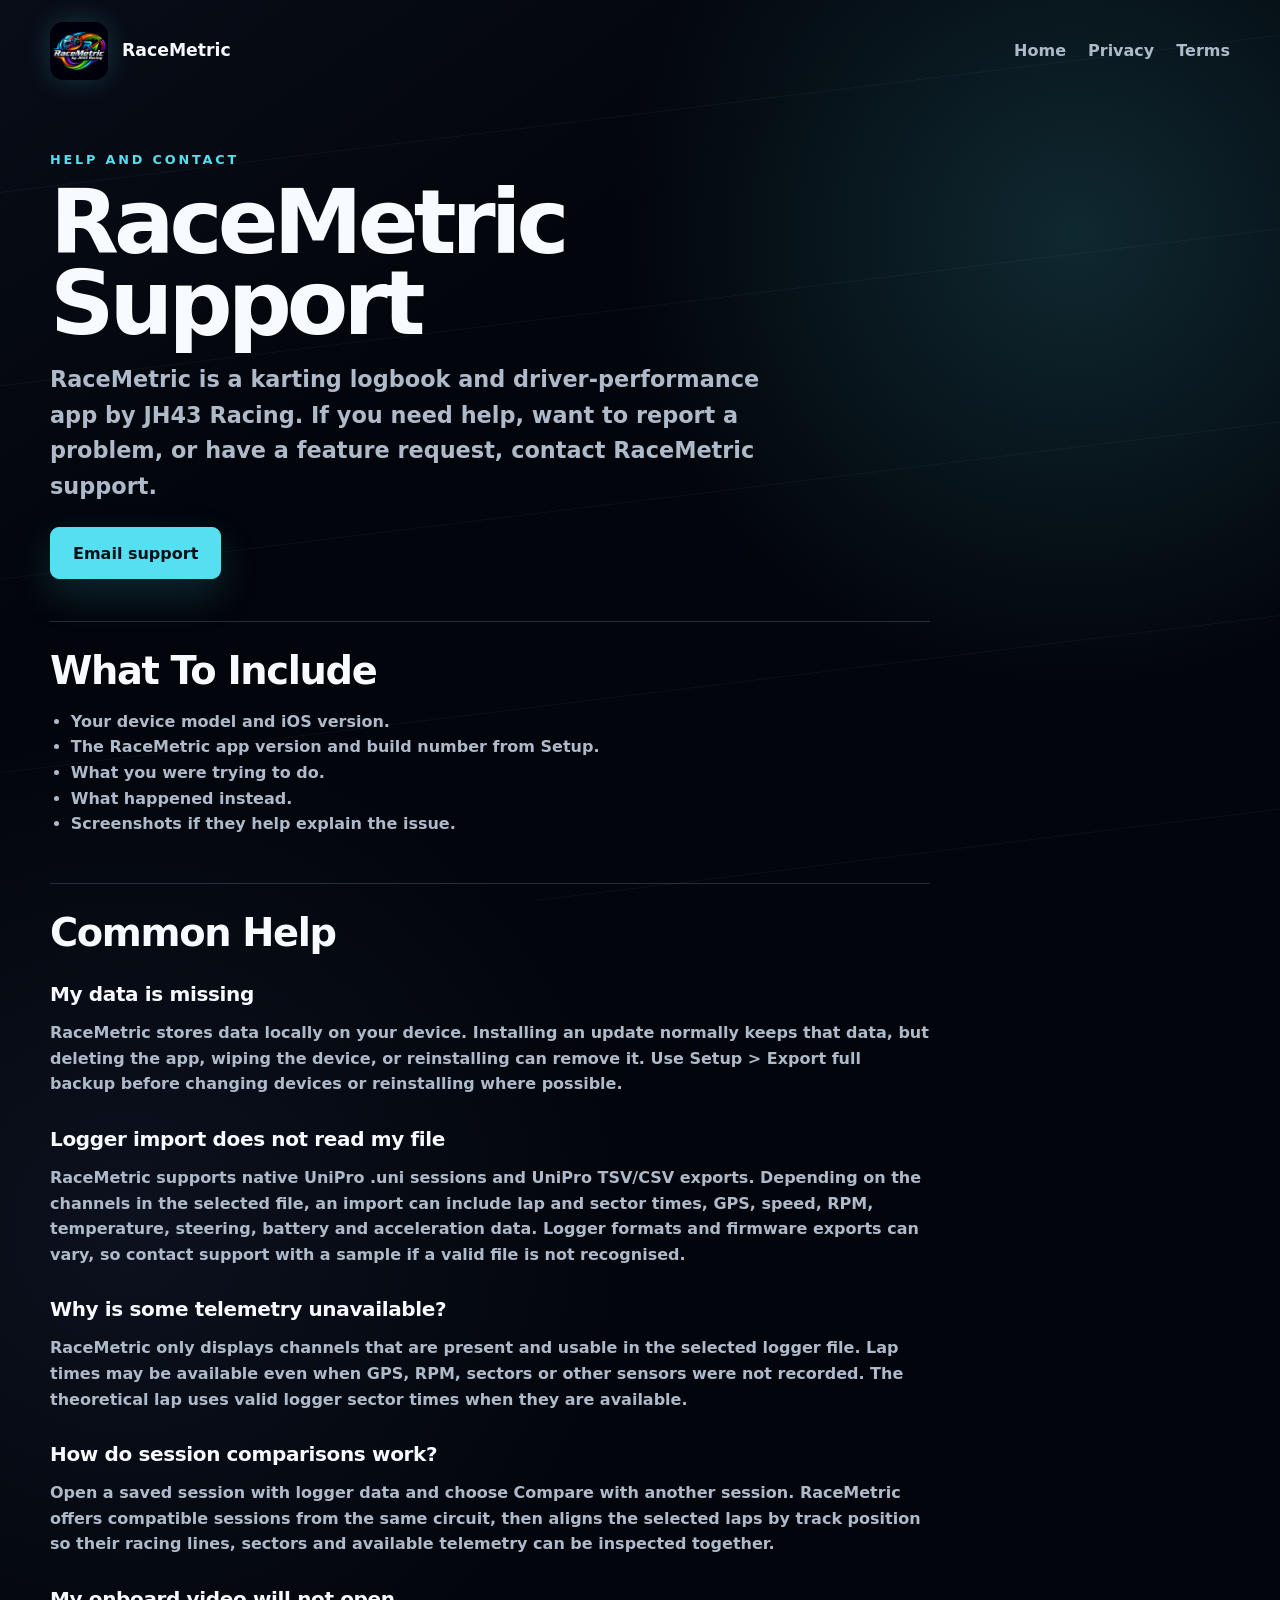
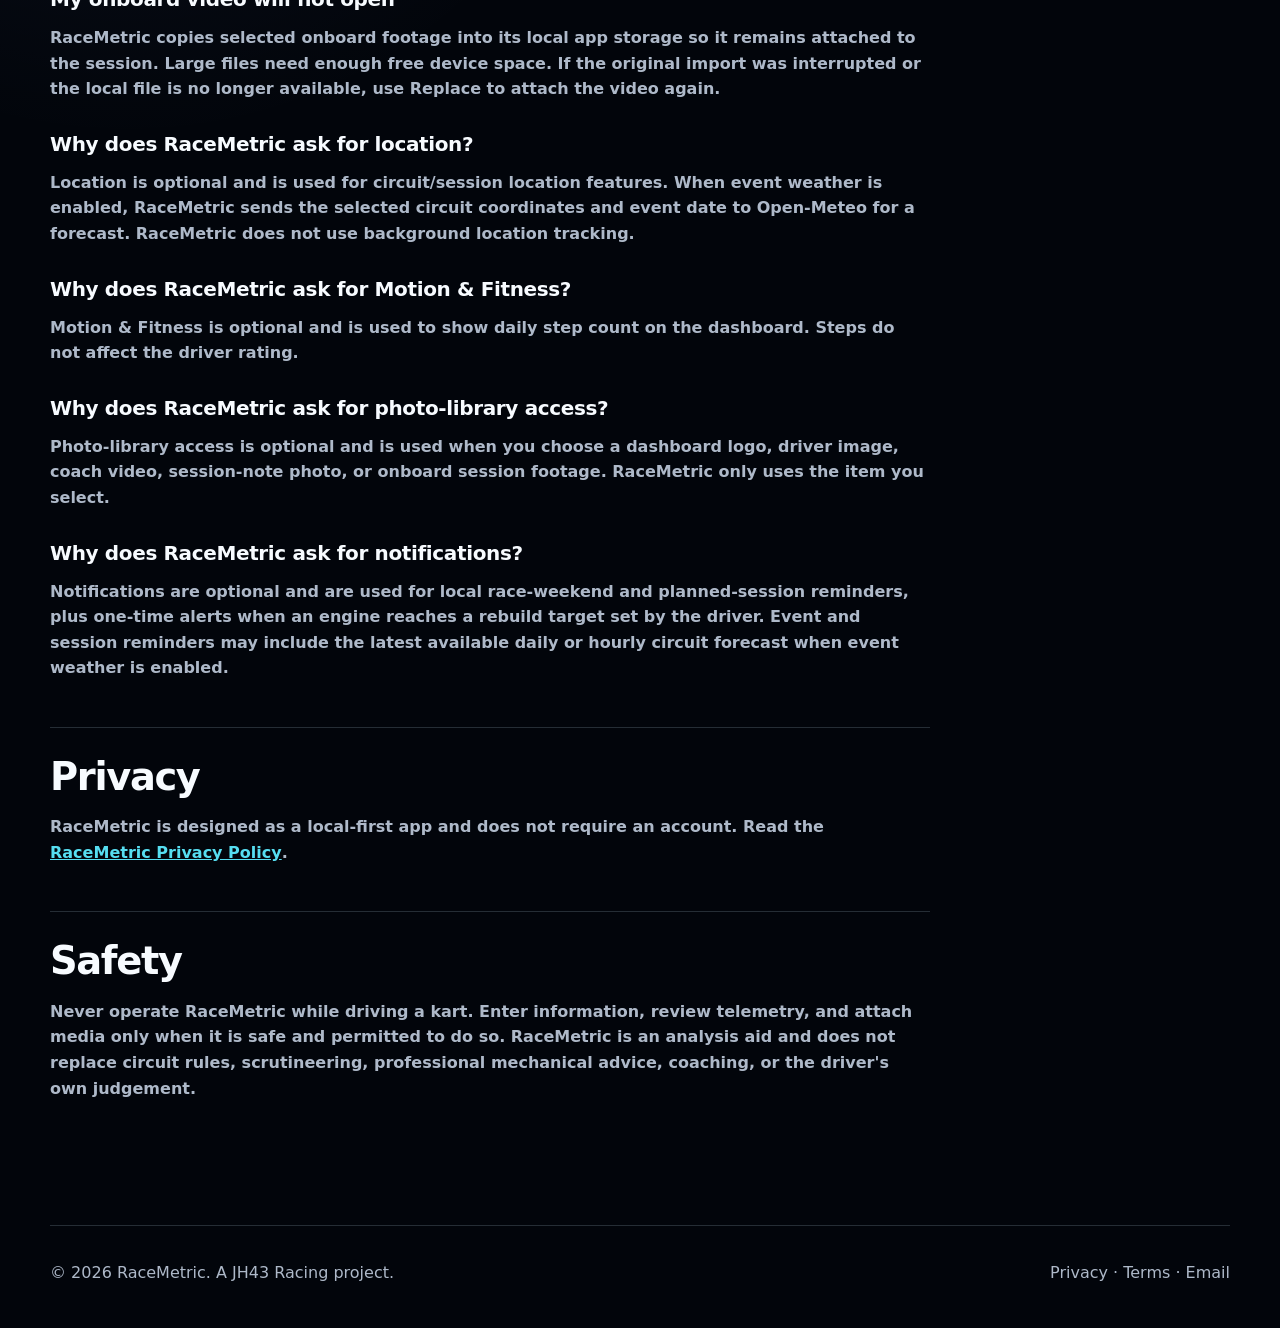
<file: support.html>
<!doctype html>
<html lang="en">
  <head>
    <meta charset="utf-8" />
    <meta name="viewport" content="width=device-width, initial-scale=1" />
    <meta name="theme-color" content="#02050b" />
    <meta name="description" content="RaceMetric support and contact details." />
    <link rel="canonical" href="https://racemetric.co.uk/support.html" />
    <title>Support | RaceMetric</title>
    <link rel="stylesheet" href="styles.css" />
    <link rel="icon" href="assets/racemetric-icon.png" />
    <script defer src="site-activity.js?v=20261001-1"></script>
  </head>
  <body>
    <header class="site-header">
      <a class="brand" href="index.html" aria-label="RaceMetric home">
        <img src="assets/racemetric-icon.png" alt="" />
        <span>RaceMetric</span>
      </a>
      <nav aria-label="Main navigation">
        <a href="index.html">Home</a>
        <a href="privacy.html">Privacy</a>
        <a href="terms.html">Terms</a>
      </nav>
    </header>

    <main class="policy-page">
      <section class="page-title">
        <p class="eyebrow">Help and contact</p>
        <h1>RaceMetric Support</h1>
        <p class="lead">
          RaceMetric is a karting logbook and driver-performance app by JH43 Racing. If you need help,
          want to report a problem, or have a feature request, contact RaceMetric support.
        </p>
        <a class="button primary" href="mailto:racemetricapp@gmail.com">Email support</a>
      </section>

      <section class="text-section">
        <h2>What To Include</h2>
        <ul>
          <li>Your device model and iOS version.</li>
          <li>The RaceMetric app version and build number from Setup.</li>
          <li>What you were trying to do.</li>
          <li>What happened instead.</li>
          <li>Screenshots if they help explain the issue.</li>
        </ul>
      </section>

      <section class="text-section">
        <h2>Common Help</h2>
        <h3>My data is missing</h3>
        <p>
          RaceMetric stores data locally on your device. Installing an update normally keeps that data, but deleting
          the app, wiping the device, or reinstalling can remove it. Use Setup &gt; Export full backup before changing
          devices or reinstalling where possible.
        </p>
        <h3>Logger import does not read my file</h3>
        <p>
          RaceMetric supports native UniPro .uni sessions and UniPro TSV/CSV exports. Depending on the channels in the
          selected file, an import can include lap and sector times, GPS, speed, RPM, temperature, steering, battery and
          acceleration data. Logger formats and firmware exports can vary, so contact support with a sample if a valid
          file is not recognised.
        </p>
        <h3>Why is some telemetry unavailable?</h3>
        <p>
          RaceMetric only displays channels that are present and usable in the selected logger file. Lap times may be
          available even when GPS, RPM, sectors or other sensors were not recorded. The theoretical lap uses valid
          logger sector times when they are available.
        </p>
        <h3>How do session comparisons work?</h3>
        <p>
          Open a saved session with logger data and choose Compare with another session. RaceMetric offers compatible
          sessions from the same circuit, then aligns the selected laps by track position so their racing lines,
          sectors and available telemetry can be inspected together.
        </p>
        <h3>My onboard video will not open</h3>
        <p>
          RaceMetric copies selected onboard footage into its local app storage so it remains attached to the session.
          Large files need enough free device space. If the original import was interrupted or the local file is no
          longer available, use Replace to attach the video again.
        </p>
        <h3>Why does RaceMetric ask for location?</h3>
        <p>
          Location is optional and is used for circuit/session location features. When event weather is enabled,
          RaceMetric sends the selected circuit coordinates and event date to Open-Meteo for a forecast. RaceMetric
          does not use background location tracking.
        </p>
        <h3>Why does RaceMetric ask for Motion & Fitness?</h3>
        <p>
          Motion & Fitness is optional and is used to show daily step count on the dashboard. Steps do not affect the
          driver rating.
        </p>
        <h3>Why does RaceMetric ask for photo-library access?</h3>
        <p>
          Photo-library access is optional and is used when you choose a dashboard logo, driver image, coach video,
          session-note photo, or onboard session footage. RaceMetric only uses the item you select.
        </p>
        <h3>Why does RaceMetric ask for notifications?</h3>
        <p>
          Notifications are optional and are used for local race-weekend and planned-session reminders, plus one-time
          alerts when an engine reaches a rebuild target set by the driver. Event and session reminders may include the
          latest available daily or hourly circuit forecast when event weather is enabled.
        </p>
      </section>

      <section class="text-section">
        <h2>Privacy</h2>
        <p>
          RaceMetric is designed as a local-first app and does not require an account.
          Read the <a href="privacy.html">RaceMetric Privacy Policy</a>.
        </p>
      </section>

      <section class="text-section">
        <h2>Safety</h2>
        <p>
          Never operate RaceMetric while driving a kart. Enter information, review telemetry, and attach media only
          when it is safe and permitted to do so. RaceMetric is an analysis aid and does not replace circuit rules,
          scrutineering, professional mechanical advice, coaching, or the driver's own judgement.
        </p>
      </section>
    </main>

    <footer class="site-footer">
      <span>© 2026 RaceMetric. A JH43 Racing project.</span>
      <span><a href="privacy.html">Privacy</a> · <a href="terms.html">Terms</a> · <a href="mailto:racemetricapp@gmail.com">Email</a></span>
    </footer>
  </body>
</html>
</file>
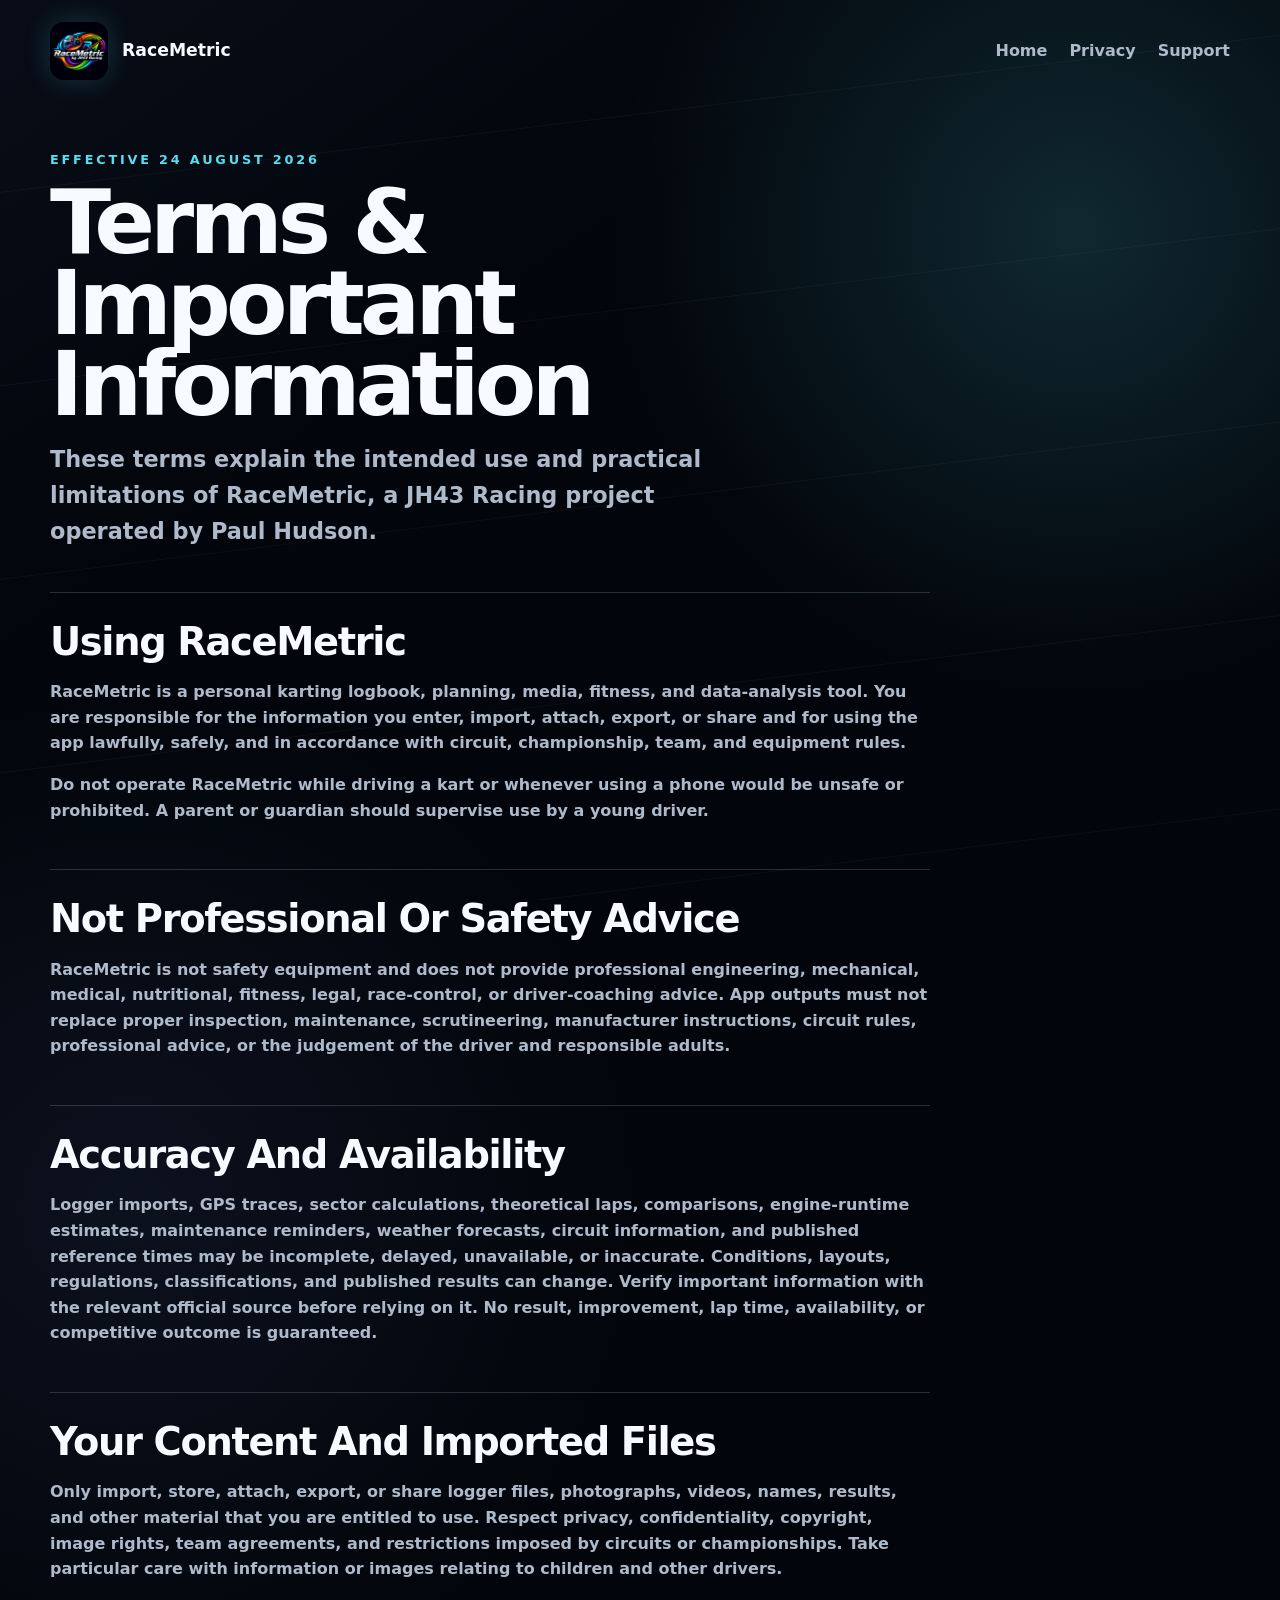
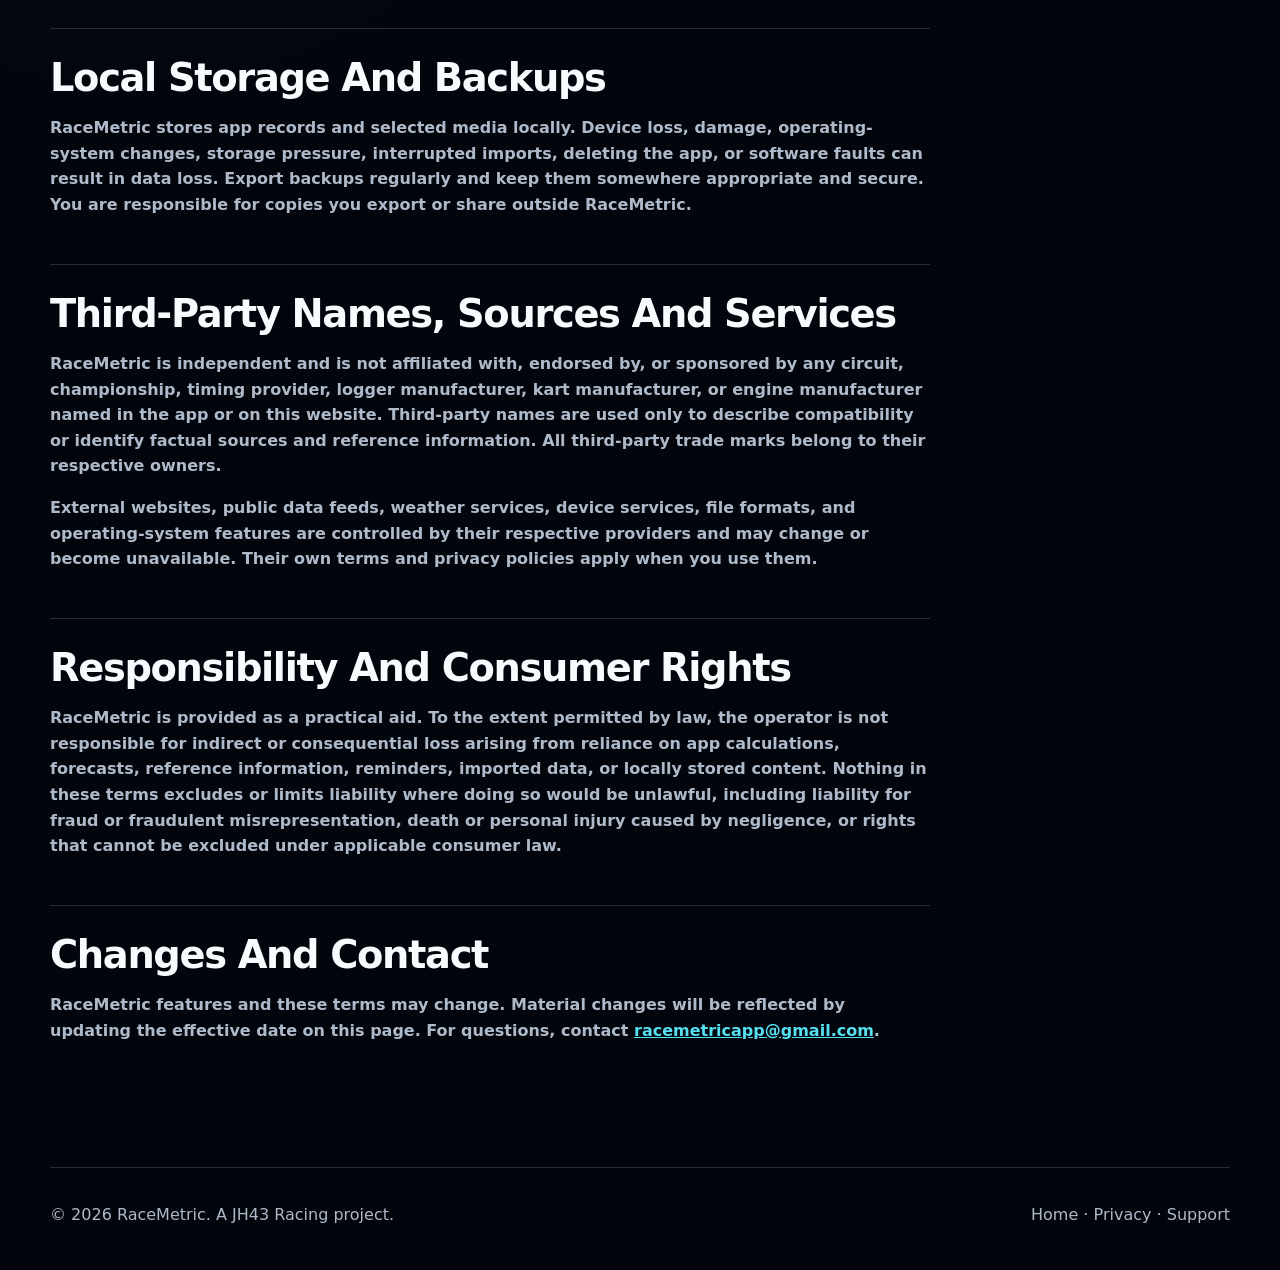
<file: terms.html>
<!doctype html>
<html lang="en">
  <head>
    <meta charset="utf-8" />
    <meta name="viewport" content="width=device-width, initial-scale=1" />
    <meta name="theme-color" content="#02050b" />
    <meta name="description" content="RaceMetric terms and important safety information." />
    <link rel="canonical" href="https://racemetric.co.uk/terms.html" />
    <title>Terms &amp; Important Information | RaceMetric</title>
    <link rel="stylesheet" href="styles.css" />
    <link rel="icon" href="assets/racemetric-icon.png" />
    <script defer src="site-activity.js?v=20261001-1"></script>
  </head>
  <body>
    <header class="site-header">
      <a class="brand" href="index.html" aria-label="RaceMetric home">
        <img src="assets/racemetric-icon.png" alt="" />
        <span>RaceMetric</span>
      </a>
      <nav aria-label="Main navigation">
        <a href="index.html">Home</a>
        <a href="privacy.html">Privacy</a>
        <a href="support.html">Support</a>
      </nav>
    </header>
    <main class="policy-page">
      <section class="page-title">
        <p class="eyebrow">Effective 24 August 2026</p>
        <h1>Terms &amp; Important Information</h1>
        <p class="lead">These terms explain the intended use and practical limitations of RaceMetric, a JH43 Racing project operated by Paul Hudson.</p>
      </section>
      <section class="text-section">
        <h2>Using RaceMetric</h2>
        <p>RaceMetric is a personal karting logbook, planning, media, fitness, and data-analysis tool. You are responsible for the information you enter, import, attach, export, or share and for using the app lawfully, safely, and in accordance with circuit, championship, team, and equipment rules.</p>
        <p>Do not operate RaceMetric while driving a kart or whenever using a phone would be unsafe or prohibited. A parent or guardian should supervise use by a young driver.</p>
      </section>
      <section class="text-section">
        <h2>Not Professional Or Safety Advice</h2>
        <p>RaceMetric is not safety equipment and does not provide professional engineering, mechanical, medical, nutritional, fitness, legal, race-control, or driver-coaching advice. App outputs must not replace proper inspection, maintenance, scrutineering, manufacturer instructions, circuit rules, professional advice, or the judgement of the driver and responsible adults.</p>
      </section>
      <section class="text-section">
        <h2>Accuracy And Availability</h2>
        <p>Logger imports, GPS traces, sector calculations, theoretical laps, comparisons, engine-runtime estimates, maintenance reminders, weather forecasts, circuit information, and published reference times may be incomplete, delayed, unavailable, or inaccurate. Conditions, layouts, regulations, classifications, and published results can change. Verify important information with the relevant official source before relying on it. No result, improvement, lap time, availability, or competitive outcome is guaranteed.</p>
      </section>
      <section class="text-section">
        <h2>Your Content And Imported Files</h2>
        <p>Only import, store, attach, export, or share logger files, photographs, videos, names, results, and other material that you are entitled to use. Respect privacy, confidentiality, copyright, image rights, team agreements, and restrictions imposed by circuits or championships. Take particular care with information or images relating to children and other drivers.</p>
      </section>
      <section class="text-section">
        <h2>Local Storage And Backups</h2>
        <p>RaceMetric stores app records and selected media locally. Device loss, damage, operating-system changes, storage pressure, interrupted imports, deleting the app, or software faults can result in data loss. Export backups regularly and keep them somewhere appropriate and secure. You are responsible for copies you export or share outside RaceMetric.</p>
      </section>
      <section class="text-section">
        <h2>Third-Party Names, Sources And Services</h2>
        <p>RaceMetric is independent and is not affiliated with, endorsed by, or sponsored by any circuit, championship, timing provider, logger manufacturer, kart manufacturer, or engine manufacturer named in the app or on this website. Third-party names are used only to describe compatibility or identify factual sources and reference information. All third-party trade marks belong to their respective owners.</p>
        <p>External websites, public data feeds, weather services, device services, file formats, and operating-system features are controlled by their respective providers and may change or become unavailable. Their own terms and privacy policies apply when you use them.</p>
      </section>
      <section class="text-section">
        <h2>Responsibility And Consumer Rights</h2>
        <p>RaceMetric is provided as a practical aid. To the extent permitted by law, the operator is not responsible for indirect or consequential loss arising from reliance on app calculations, forecasts, reference information, reminders, imported data, or locally stored content. Nothing in these terms excludes or limits liability where doing so would be unlawful, including liability for fraud or fraudulent misrepresentation, death or personal injury caused by negligence, or rights that cannot be excluded under applicable consumer law.</p>
      </section>
      <section class="text-section">
        <h2>Changes And Contact</h2>
        <p>RaceMetric features and these terms may change. Material changes will be reflected by updating the effective date on this page. For questions, contact <a href="mailto:racemetricapp@gmail.com">racemetricapp@gmail.com</a>.</p>
      </section>
    </main>
    <footer class="site-footer">
      <span>&copy; 2026 RaceMetric. A JH43 Racing project.</span>
      <span><a href="index.html">Home</a> · <a href="privacy.html">Privacy</a> · <a href="support.html">Support</a></span>
    </footer>
  </body>
</html>
</file>
<file: styles.css>
:root {
  color-scheme: dark;
  --bg: #02050b;
  --panel: #071018;
  --panel-2: #0b1420;
  --line: rgba(180, 202, 225, 0.2);
  --line-strong: rgba(86, 222, 241, 0.38);
  --text: #f7fbff;
  --muted: #aeb9c9;
  --cyan: #56def1;
  --blue: #7ea4ff;
  --amber: #ffc85f;
  --green: #7ee2a9;
  --page: min(1180px, calc(100% - 40px));
}

* {
  box-sizing: border-box;
}

html {
  scroll-behavior: smooth;
}

body {
  margin: 0;
  min-height: 100vh;
  background:
    radial-gradient(circle at 84% 8%, rgba(86, 222, 241, 0.16), transparent 29rem),
    radial-gradient(circle at 10% 42%, rgba(126, 164, 255, 0.08), transparent 32rem),
    linear-gradient(145deg, rgba(126, 164, 255, 0.05), transparent 34rem),
    var(--bg);
  color: var(--text);
  font-family: Inter, ui-sans-serif, system-ui, -apple-system, BlinkMacSystemFont, "Segoe UI", sans-serif;
  line-height: 1.6;
}

body::before {
  position: fixed;
  inset: 0;
  z-index: -1;
  background: repeating-linear-gradient(
    173deg,
    transparent 0,
    transparent 190px,
    rgba(174, 185, 201, 0.055) 191px,
    transparent 192px
  );
  content: "";
  pointer-events: none;
}

a {
  color: inherit;
}

img {
  max-width: 100%;
}

.skip-link {
  position: fixed;
  top: 12px;
  left: 12px;
  z-index: 20;
  padding: 10px 14px;
  border-radius: 6px;
  background: var(--cyan);
  color: #001017;
  font-weight: 900;
  text-decoration: none;
  transform: translateY(-160%);
}

.skip-link:focus {
  transform: translateY(0);
}

.site-header,
.site-footer {
  width: var(--page);
  margin: 0 auto;
  display: flex;
  align-items: center;
  justify-content: space-between;
  gap: 20px;
}

.site-header {
  padding: 22px 0;
}

.site-footer {
  padding: 34px 0 42px;
  color: var(--muted);
  border-top: 1px solid var(--line);
}

.brand {
  display: inline-flex;
  align-items: center;
  gap: 14px;
  text-decoration: none;
  font-size: 1.08rem;
  font-weight: 900;
}

.brand img {
  width: 58px;
  height: 58px;
  border-radius: 14px;
  box-shadow: 0 0 28px rgba(86, 222, 241, 0.2);
}

nav {
  display: flex;
  align-items: center;
  gap: 22px;
  color: var(--muted);
  font-weight: 800;
}

nav a,
.site-footer a {
  text-decoration: none;
}

nav a:hover,
.site-footer a:hover,
.text-link:hover {
  color: var(--cyan);
}

nav .nav-hub {
  padding: 7px 12px;
  border: 1px solid var(--line-strong);
  border-radius: 8px;
  color: var(--cyan);
}

nav .nav-hub:hover {
  background: rgba(86, 222, 241, 0.1);
}

a:focus-visible,
button:focus-visible {
  outline: 3px solid var(--amber);
  outline-offset: 4px;
}

.hero {
  width: var(--page);
  min-height: calc(100vh - 124px);
  margin: 0 auto;
  display: grid;
  grid-template-columns: minmax(0, 1fr) minmax(320px, 390px);
  gap: 64px;
  align-items: center;
  padding: 34px 0 88px;
}

.hero-copy {
  max-width: 730px;
}

.eyebrow {
  margin: 0 0 12px;
  color: var(--cyan);
  font-size: 0.8rem;
  font-weight: 900;
  letter-spacing: 0.22em;
  text-transform: uppercase;
}

h1,
h2,
h3,
p {
  margin-top: 0;
}

h1 {
  margin-bottom: 18px;
  font-size: clamp(4rem, 9vw, 7rem);
  line-height: 0.9;
  letter-spacing: -0.055em;
}

h2 {
  margin-bottom: 18px;
  font-size: clamp(2rem, 4vw, 3.4rem);
  line-height: 1;
  letter-spacing: -0.035em;
}

h3 {
  margin-bottom: 10px;
  font-size: 1.25rem;
  letter-spacing: -0.018em;
}

.hero-statement {
  max-width: 700px;
  margin-bottom: 16px;
  color: var(--text);
  font-size: clamp(1.5rem, 3vw, 2.25rem);
  font-weight: 900;
  line-height: 1.18;
  letter-spacing: -0.03em;
}

.lead,
.section-intro {
  color: var(--muted);
  font-weight: 700;
}

.lead {
  max-width: 720px;
  font-size: clamp(1.1rem, 2vw, 1.4rem);
}

.section-intro {
  max-width: 700px;
  font-size: 1.08rem;
}

.maker {
  color: var(--green);
  font-weight: 900;
}

.actions {
  display: flex;
  flex-wrap: wrap;
  gap: 14px;
  margin-top: 30px;
}

.button {
  display: inline-flex;
  align-items: center;
  justify-content: center;
  min-height: 52px;
  padding: 0 22px;
  border: 1px solid var(--line);
  border-radius: 9px;
  font-weight: 900;
  text-decoration: none;
  transition: transform 150ms ease, border-color 150ms ease, background 150ms ease;
}

.button:hover {
  transform: translateY(-2px);
}

.button.primary {
  border-color: var(--cyan);
  background: var(--cyan);
  color: #001017;
  box-shadow: 0 16px 42px rgba(86, 222, 241, 0.16);
}

.button.secondary {
  background: rgba(255, 255, 255, 0.04);
  color: var(--text);
}

.hero-proof {
  display: flex;
  flex-wrap: wrap;
  gap: 10px;
  margin-top: 30px;
}

.hero-proof span {
  padding: 7px 11px;
  border: 1px solid var(--line);
  border-radius: 999px;
  background: rgba(7, 16, 24, 0.82);
  color: var(--muted);
  font-size: 0.8rem;
  font-weight: 850;
}

.hero-phone {
  position: relative;
  width: 100%;
  margin: 0;
  aspect-ratio: 9 / 19.5;
  overflow: hidden;
  border: 1px solid rgba(180, 202, 225, 0.24);
  border-radius: 38px;
  background:
    linear-gradient(160deg, rgba(86, 222, 241, 0.08), transparent 42%),
    linear-gradient(180deg, #080d15, #02050b);
  padding: 10px;
  box-shadow: 0 30px 90px rgba(0, 0, 0, 0.5), 0 0 70px rgba(86, 222, 241, 0.08);
}

.hero-phone::before {
  position: absolute;
  top: 18px;
  left: 50%;
  z-index: 2;
  width: 92px;
  height: 22px;
  border-radius: 0 0 15px 15px;
  background: #01040a;
  content: "";
  transform: translateX(-50%);
}

.hero-phone img {
  width: 100%;
  height: 100%;
  display: block;
  border-radius: 29px;
  object-fit: cover;
  object-position: top center;
}

.content-band,
.analysis-band,
.review-band,
.workflow-band,
.plain-section,
.policy-page,
.screens-band {
  width: var(--page);
  margin: 0 auto;
}

.content-band,
.workflow-band,
.screens-band {
  padding: 82px 0;
  border-top: 1px solid var(--line);
}

.section-heading {
  max-width: 820px;
}

.feature-grid {
  display: grid;
  grid-template-columns: repeat(3, minmax(0, 1fr));
  gap: 16px;
  margin-top: 38px;
}

.feature-grid article,
.workflow-grid article {
  border: 1px solid var(--line);
  border-radius: 10px;
  background:
    linear-gradient(180deg, rgba(255, 255, 255, 0.045), rgba(255, 255, 255, 0.014)),
    rgba(4, 10, 17, 0.86);
}

.feature-grid article {
  min-height: 240px;
  padding: 25px;
}

.feature-grid article:nth-child(3n + 1) {
  border-top-color: var(--cyan);
}

.feature-grid article:nth-child(3n + 2) {
  border-top-color: var(--amber);
}

.feature-grid article:nth-child(3n) {
  border-top-color: var(--blue);
}

.feature-number {
  margin-bottom: 22px;
  color: var(--cyan);
  font-family: ui-monospace, SFMono-Regular, Menlo, Consolas, monospace;
  font-size: 0.72rem;
  font-weight: 900;
  letter-spacing: 0.16em;
}

.feature-grid p:not(.feature-number),
.plain-section p,
.text-section p,
.text-section li,
.workflow-grid p,
.analysis-copy > p {
  color: var(--muted);
  font-weight: 650;
}

.analysis-band {
  display: grid;
  grid-template-columns: minmax(0, 1fr) minmax(320px, 430px);
  gap: 72px;
  align-items: center;
  padding: 90px 58px;
  border: 1px solid var(--line-strong);
  border-radius: 16px;
  background:
    radial-gradient(circle at 90% 14%, rgba(86, 222, 241, 0.14), transparent 25rem),
    linear-gradient(145deg, rgba(126, 164, 255, 0.08), transparent 45%),
    rgba(4, 10, 17, 0.93);
  box-shadow: 0 35px 100px rgba(0, 0, 0, 0.3);
}

.analysis-copy h2 {
  max-width: 650px;
}

.check-list {
  display: grid;
  gap: 13px;
  margin: 30px 0;
  padding: 0;
  list-style: none;
}

.check-list li {
  position: relative;
  padding-left: 29px;
  color: var(--text);
  font-weight: 780;
}

.check-list li::before {
  position: absolute;
  top: 0.68em;
  left: 0;
  width: 11px;
  height: 3px;
  border-radius: 3px;
  background: var(--cyan);
  box-shadow: 0 0 12px rgba(86, 222, 241, 0.5);
  content: "";
}

.availability-note {
  padding-top: 22px;
  border-top: 1px solid var(--line);
  font-size: 0.9rem;
}

.analysis-screen {
  margin: 0;
  overflow: hidden;
  border: 1px solid rgba(180, 202, 225, 0.28);
  border-radius: 30px;
  background: #02050b;
  padding: 8px;
  box-shadow: 0 25px 80px rgba(0, 0, 0, 0.46);
}

.analysis-screen img {
  width: 100%;
  display: block;
  border-radius: 23px 23px 10px 10px;
}

.analysis-screen figcaption {
  padding: 14px 12px 8px;
  color: var(--muted);
  font-size: 0.78rem;
  font-weight: 850;
  letter-spacing: 0.12em;
  text-align: center;
  text-transform: uppercase;
}

.review-band {
  display: grid;
  grid-template-columns: minmax(260px, 0.75fr) minmax(0, 1.25fr);
  gap: 54px;
  align-items: center;
  padding: 94px 0;
}

.review-copy {
  max-width: 470px;
}

.review-copy > p:not(.eyebrow) {
  color: var(--muted);
  font-weight: 650;
}

.review-points {
  display: flex;
  flex-wrap: wrap;
  gap: 10px;
  margin-top: 28px;
}

.review-points span {
  padding: 8px 12px;
  border: 1px solid var(--line-strong);
  border-radius: 999px;
  background: rgba(7, 16, 24, 0.82);
  color: var(--text);
  font-size: 0.78rem;
  font-weight: 850;
}

.review-screens {
  display: grid;
  grid-template-columns: repeat(2, minmax(0, 1fr));
  gap: 22px;
  align-items: start;
}

.review-screen {
  min-width: 0;
  margin: 0;
  overflow: hidden;
  border: 1px solid rgba(180, 202, 225, 0.28);
  border-radius: 24px;
  background: #02050b;
  padding: 7px;
  box-shadow: 0 24px 70px rgba(0, 0, 0, 0.42);
}

.review-screen-offset {
  margin-top: 0;
}

.review-screen img {
  width: 100%;
  display: block;
  aspect-ratio: 9 / 15;
  border-radius: 18px 18px 7px 7px;
  object-fit: cover;
  object-position: top center;
}

.review-screen-replay img {
  aspect-ratio: 3 / 4;
}

.review-screen figcaption {
  padding: 13px 8px 7px;
  color: var(--muted);
  font-size: 0.72rem;
  font-weight: 850;
  letter-spacing: 0.11em;
  text-align: center;
  text-transform: uppercase;
}

.workflow-grid {
  display: grid;
  grid-template-columns: repeat(3, minmax(0, 1fr));
  gap: 18px;
  margin-top: 36px;
}

.workflow-grid article {
  padding: 28px;
}

.workflow-grid span {
  display: block;
  margin-bottom: 20px;
  color: var(--amber);
  font-size: 0.78rem;
  font-weight: 900;
  letter-spacing: 0.15em;
  text-transform: uppercase;
}

.screen-gallery {
  display: grid;
  grid-template-columns: repeat(6, minmax(0, 1fr));
  gap: 22px;
  margin-top: 38px;
}

.screen-card {
  grid-column: span 2;
  min-width: 0;
  margin: 0;
  overflow: hidden;
  border: 1px solid var(--line);
  border-radius: 10px;
  background:
    linear-gradient(180deg, rgba(255, 255, 255, 0.055), rgba(255, 255, 255, 0.018)),
    rgba(4, 10, 17, 0.9);
  box-shadow: 0 20px 70px rgba(0, 0, 0, 0.28);
}

.screen-card:nth-child(4) {
  grid-column: 2 / span 2;
}

.screen-card:nth-child(5) {
  grid-column: 4 / span 2;
}

.screen-card img {
  width: 100%;
  display: block;
  aspect-ratio: 9 / 15;
  object-fit: cover;
  object-position: top center;
}

.screen-card figcaption {
  min-height: 132px;
  padding: 18px;
  border-top: 1px solid var(--line);
}

.screen-card b,
.screen-card span {
  display: block;
}

.screen-card b {
  margin-bottom: 8px;
  color: var(--text);
  font-size: 1.05rem;
  line-height: 1.15;
}

.screen-card span {
  color: var(--muted);
  font-size: 0.94rem;
  font-weight: 650;
  line-height: 1.45;
}

.plain-section {
  display: grid;
  grid-template-columns: minmax(0, 0.9fr) minmax(0, 1.1fr);
  gap: 52px;
  align-items: start;
  padding: 82px 0;
  border-top: 1px solid var(--line);
}

.text-link {
  color: var(--cyan);
  font-weight: 900;
  text-decoration: none;
}

.policy-page {
  padding: 48px 0 78px;
}

.page-title {
  max-width: 850px;
  margin-bottom: 42px;
}

.policy-page h1 {
  font-size: clamp(3rem, 7vw, 5.8rem);
}

.text-section {
  max-width: 880px;
  padding: 30px 0;
  border-top: 1px solid var(--line);
}

.text-section h2 {
  font-size: clamp(1.8rem, 3vw, 2.5rem);
}

.text-section h3 {
  margin-top: 26px;
}

.text-section a {
  color: var(--cyan);
  font-weight: 900;
}

ul {
  padding-left: 1.3rem;
}

@media (max-width: 980px) {
  .hero,
  .analysis-band,
  .review-band,
  .plain-section {
    grid-template-columns: 1fr;
  }

  .hero {
    min-height: auto;
    padding-top: 48px;
  }

  .hero-phone,
  .analysis-screen {
    width: min(410px, 100%);
    justify-self: center;
  }

  .analysis-band {
    gap: 42px;
    padding: 64px 44px;
  }

  .review-band {
    gap: 44px;
  }

  .review-copy {
    max-width: 720px;
  }

  .review-screens {
    width: min(720px, 100%);
    justify-self: center;
  }

  .feature-grid {
    grid-template-columns: repeat(2, minmax(0, 1fr));
  }

  .screen-gallery {
    grid-template-columns: repeat(2, minmax(0, 1fr));
  }

  .screen-card,
  .screen-card:nth-child(4),
  .screen-card:nth-child(5) {
    grid-column: auto;
  }
}

@media (max-width: 760px) {
  .site-header {
    align-items: flex-start;
  }

  nav {
    flex-wrap: wrap;
    justify-content: flex-end;
    gap: 10px 16px;
  }

  .workflow-grid {
    grid-template-columns: 1fr;
  }
}

@media (max-width: 620px) {
  :root {
    --page: min(100% - 28px, 1120px);
  }

  .site-header,
  .site-footer,
  .actions {
    align-items: flex-start;
    flex-direction: column;
  }

  nav {
    width: 100%;
    justify-content: space-between;
    font-size: 0.9rem;
  }

  .hero {
    gap: 42px;
    padding-bottom: 64px;
  }

  h1 {
    font-size: clamp(3.6rem, 19vw, 5rem);
  }

  .hero-statement {
    font-size: 1.55rem;
  }

  .button {
    width: 100%;
  }

  .hero-proof {
    display: grid;
    align-items: start;
  }

  .hero-proof span {
    width: fit-content;
  }

  .content-band,
  .review-band,
  .workflow-band,
  .screens-band,
  .plain-section {
    padding: 64px 0;
  }

  .analysis-band {
    width: 100%;
    padding: 62px 22px;
    border-right: 0;
    border-left: 0;
    border-radius: 0;
  }

  .review-screens {
    width: min(320px, 100%);
    grid-template-columns: 1fr;
    gap: 18px;
  }

  .review-screen {
    border-radius: 17px;
    padding: 5px;
  }

  .review-screen-offset {
    margin-top: 0;
  }

  .review-screen img {
    border-radius: 12px 12px 5px 5px;
  }

  .review-screen figcaption {
    font-size: 0.62rem;
    letter-spacing: 0.08em;
  }

  .feature-grid,
  .screen-gallery {
    grid-template-columns: 1fr;
  }

  .feature-grid article {
    min-height: 0;
  }

  .screen-card {
    max-width: 420px;
  }
}

@media (prefers-reduced-motion: reduce) {
  html {
    scroll-behavior: auto;
  }

  .button {
    transition: none;
  }
}
</file>
